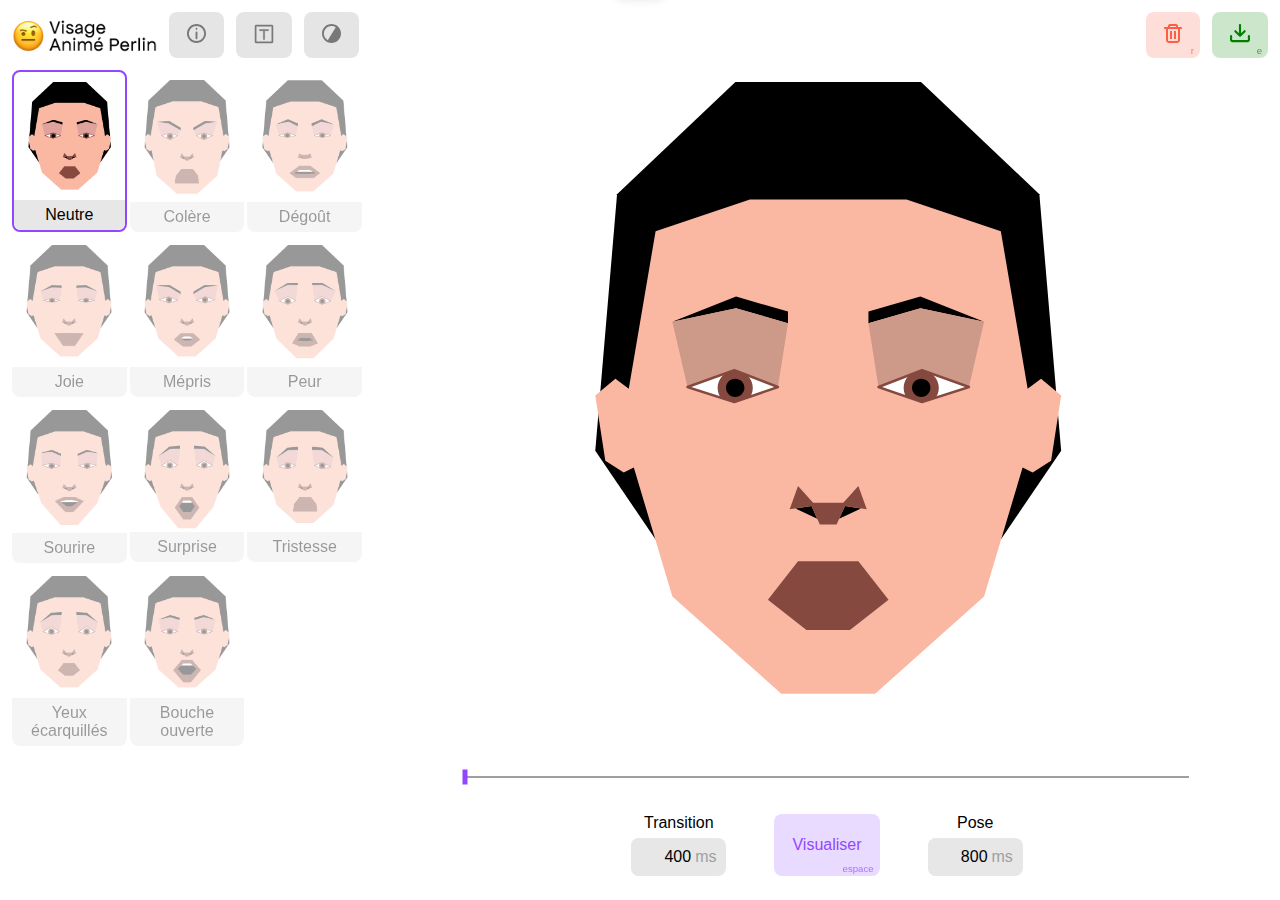
<file: index.html>
<!DOCTYPE html>
<html lang="en">

<head>
    <meta charset="UTF-8">
    <meta name="viewport" content="width=device-width, initial-scale=1.0">
    <title>Visage Animé Perlin</title>
    <!-- <link rel="icon" href="data:;base64,="> -->
    <link rel="stylesheet" href="assets/css/style.css">
    <link rel="stylesheet" href="assets/css/utility.css">
    <script src="assets/js/anime.min.js"></script>

    <link rel="apple-touch-icon" sizes="152x152" href="assets/favicon/apple-touch-icon.png">
    <link rel="icon" type="image/png" sizes="32x32" href="assets/favicon/favicon-32x32.png">
    <link rel="icon" type="image/png" sizes="16x16" href="assets/favicon/favicon-16x16.png">
    <link rel="manifest" href="assets/favicon/site.webmanifest">
    <link rel="mask-icon" href="assets/favicon/safari-pinned-tab.svg" color="#5bbad5">
    <link rel="shortcut icon" href="assets/favicon/favicon.ico">
    <meta name="msapplication-TileColor" content="#da532c">
    <meta name="msapplication-config" content="assets/favicon/browserconfig.xml">
    <meta name="theme-color" content="#ffffff">
</head>

<body>


    <span id="timer"></span>

    <button class="notifExport">...</button>

    <video id="preview" width="300" height="200" autoplay muted style="position: absolute; opacity: 0;"></video>
    <video id="recording" width="300" height="200" controls style="position: absolute; opacity: 0;"></video>


    <div class="main">
        <div class="header">
            <div>
                <div class="btnNone"><img src="assets/icons/visage-anime.png" alt=""></div>
                <button id="btnInfo" onclick="showInfoScreen()"><img src="assets/icons/info.svg" alt=""
                         style="filter: invert(47%) sepia(0%) saturate(112%) hue-rotate(282deg) brightness(100%) contrast(92%);"></button>
                <button id="btnTitles" onclick="showTitles()"><img src="assets/icons/title.svg" alt=""
                         style="filter: invert(47%) sepia(0%) saturate(112%) hue-rotate(282deg) brightness(100%) contrast(92%);"></button>
                <button id="btnBg" onclick="changeBg()"><img src="assets/icons/bg.svg" alt=""
                         style="filter: invert(47%) sepia(0%) saturate(112%) hue-rotate(282deg) brightness(100%) contrast(92%);display: inline-flex; align-items: center;">
                    <input type="color" id="colorPicker" value="#ffffff">
                </button>

            </div>

            <div>
                <button id="resetBtn" class="btnRed" onclick="showResetScreen()"><img src="assets/icons/trash.svg"
                         alt=""
                         style="filter: invert(39%) sepia(93%) saturate(535%) hue-rotate(324deg) brightness(105%) contrast(98%);">
                    <span>r</span></button>
                <button id="exportBtn" class="btnGreen" onclick="showExportScreen()"><img src="assets/icons/export.svg"
                         alt=""
                         style="filter: invert(25%) sepia(98%) saturate(6148%) hue-rotate(107deg) brightness(100%) contrast(103%);">
                    <span>e</span></button>
            </div>
        </div>

        <div class="content">
            <div class="gallery panel">

                <div class="galleryFace selectedFace" data-expresion="Neutre">
                    <img src="assets/images/neutre.png" alt="">
                    <span>Neutre</span>
                </div>

                <div class="galleryFace" data-expresion="Colere">
                    <img src="assets/images/colere.png" alt="">
                    <span>Colère</span>
                </div>

                <div class="galleryFace" data-expresion="Degout">
                    <img src="assets/images/degout.png" alt="">
                    <span>Dégoût</span>
                </div>

                <div class="galleryFace" data-expresion="Joie">
                    <img src="assets/images/joie.png" alt="">
                    <span>Joie</span>
                </div>

                <div class="galleryFace" data-expresion="Mepris">
                    <img src="assets/images/mepris.png" alt="">
                    <span>Mépris</span>
                </div>

                <div class="galleryFace" data-expresion="Peur">
                    <img src="assets/images/peur.png" alt="">
                    <span>Peur</span>
                </div>
                <div class="galleryFace" data-expresion="Sourire">
                    <img src="assets/images/sourire.png" alt="">
                    <span>Sourire</span>
                </div>

                <div class="galleryFace" data-expresion="Surprise">
                    <img src="assets/images/surprise.png" alt="">
                    <span>Surprise</span>
                </div>

                <div class="galleryFace" data-expresion="Tristesse">
                    <img src="assets/images/tristesse.png" alt="">
                    <span>Tristesse</span>
                </div>

                <div class="galleryFace" data-expresion="SourcilsMontees">
                    <img src="assets/images/sourcils-montees.png" alt="">
                    <span>Yeux écarquillés</span>
                </div>

                <div class="galleryFace" data-expresion="BoucheOuverte">
                    <img src="assets/images/bouche-ouverte.png" alt="">
                    <span>Bouche ouverte</span>
                </div>





            </div>

            <div class="preview">
                <div id="face">
                    <svg
                         height="100%"
                         viewBox="0 0 300 400"
                         fill="none"
                         xmlns="http://www.w3.org/2000/svg">
                        <path id="cheveux"
                              fill-rule="evenodd"
                              clip-rule="evenodd"
                              d="M 276.5 67 L 205.88 0 L 95.12 0 L 24.5 67 L 11.5 220 L 47.5 273 L 253.5 273 L 289.5 220 L 276.5 67 Z" />
                    </svg>
                    <svg
                         height="100%"
                         viewBox="0 0 300 400 "
                         fill="none"
                         xmlns="http://www.w3.org/2000/svg">
                        <path id="visage"
                              fill-rule="evenodd"
                              clip-rule="evenodd"
                              d="M 277.5 177 L 269.5 183 L 253.5 89 L 197.23 70.06 L 103.77 70.06 L 47.5 89 L 31.5 183 L 23.5 177 L 11.5 187 L 17.5 226 L 28.5 233 L 34.5 230 L 57.5 307 L 122.5 365 L 178.5 365 L 243.5 307 L 266.5 230 L 272.5 233 L 283.5 226 L 289.5 187 L 277.5 177 Z" />
                    </svg>

                    <svg
                         height="100%"
                         viewBox="0 0 300 400 "
                         fill="none"
                         xmlns="http://www.w3.org/2000/svg">
                        <path id="sourcils"
                              fill-rule="evenodd"
                              clip-rule="evenodd"
                              d="M 57.5 143 L 95.5 135 L 126.5 144 L 126.5 137 L 95.5 128 L 57.5 143 Z M 205.5 128 L 174.5 137 L 174.5 144 L 205.5 135 L 243.5 143 L 205.5 128 Z M 130.92 254.47 L 143.98 260.65 L 140.5 253 L 130.92 254.47 Z M 160.5 253 L 157.02 260.65 L 170.08 254.47 L 160.5 253 Z" />
                    </svg>
                    <svg
                         height="100%"
                         viewBox="0 0 300 400 "
                         fill="none"
                         xmlns="http://www.w3.org/2000/svg">
                        <path id="nez"
                              fill-rule="evenodd"
                              clip-rule="evenodd"
                              d="M 168.5 241 L 159.5 251 L 141.5 251 L 132.5 241 L 127.5 255 L 140.5 253 L 145.5 264 L 155.5 264 L 160.5 253 L 173.5 255 L 168.5 241 Z" />
                    </svg>
                    <svg
                         height="100%"
                         viewBox="0 0 300 400 "
                         fill="none"
                         xmlns="http://www.w3.org/2000/svg">
                        <path id="blanc"
                              fill-rule="evenodd"
                              clip-rule="evenodd"
                              d="M 66.5 182 L 94.5 191 L 120.5 182 L 94.5 172 L 66.5 182 Z M 206.5 172 L 180.5 182 L 206.5 191 L 234.5 182 L 206.5 172 Z" />
                    </svg>
                    <svg
                         height="100%"
                         viewBox="0 0 300 400 "
                         fill="none"
                         xmlns="http://www.w3.org/2000/svg">
                        <path id="gorge"
                              fill-rule="evenodd"
                              clip-rule="evenodd"
                              d="M 164.5 297 L 136.5 297 L 122.5 307 L 134.5 319 L 166.5 319 L 178.5 307 L 164.5 297 Z" />
                    </svg>
                    <svg
                         height="100%"
                         viewBox="0 0 300 400 "
                         fill="none"
                         xmlns="http://www.w3.org/2000/svg">
                        <path id="dents"
                              fill-rule="evenodd"
                              clip-rule="evenodd"
                              d="M 164.5 297 L 136.5 297 L 131.42 303.54 L 169.58 303.54 L 164.5 297 Z" />
                    </svg>
                    <svg
                         height="100%"
                         viewBox="0 0 300 400 "
                         fill="none"
                         xmlns="http://www.w3.org/2000/svg">
                        <path id="iris"
                              fill-rule="evenodd"
                              clip-rule="evenodd"
                              d="M 95 172 C 92.216 172 89.544 173.107 87.575 175.075 C 85.607 177.044 84.5 179.716 84.5 182.5 C 84.5 185.284 85.607 187.956 87.575 189.925 C 89.544 191.893 92.216 193 95 193 C 97.784 193 100.456 191.893 102.425 189.925 C 104.393 187.956 105.5 185.284 105.5 182.5 C 105.5 179.716 104.393 177.044 102.425 175.075 C 100.456 173.107 97.784 172 95 172 Z M 206 172 C 203.216 172 200.544 173.107 198.575 175.075 C 196.607 177.044 195.5 179.716 195.5 182.5 C 195.5 185.284 196.607 187.956 198.575 189.925 C 200.544 191.893 203.216 193 206 193 C 208.784 193 211.456 191.893 213.425 189.925 C 215.393 187.956 216.5 185.284 216.5 182.5 C 216.5 179.716 215.393 177.044 213.425 175.075 C 211.456 173.107 208.784 172 206 172 Z" />
                    </svg>
                    <svg
                         height="100%"
                         viewBox="0 0 300 400 "
                         fill="none"
                         xmlns="http://www.w3.org/2000/svg">
                        <path id="pupille"
                              fill-rule="evenodd"
                              clip-rule="evenodd"
                              d="M 95 177 C 93.542 177 92.142 177.58 91.111 178.611 C 90.08 179.642 89.5 181.042 89.5 182.5 C 89.5 183.958 90.08 185.358 91.111 186.389 C 92.142 187.42 93.542 188 95 188 C 96.458 188 97.858 187.42 98.889 186.389 C 99.92 185.358 100.5 183.958 100.5 182.5 C 100.5 181.042 99.92 179.642 98.889 178.611 C 97.858 177.58 96.458 177 95 177 Z M 206 177 C 204.542 177 203.142 177.58 202.111 178.611 C 201.08 179.642 200.5 181.042 200.5 182.5 C 200.5 183.958 201.08 185.358 202.111 186.389 C 203.142 187.42 204.542 188 206 188 C 207.458 188 208.858 187.42 209.889 186.389 C 210.92 185.358 211.5 183.958 211.5 182.5 C 211.5 181.042 210.92 179.642 209.889 178.611 C 208.858 177.58 207.458 177 206 177 Z" />
                    </svg>
                    <svg
                         height="100%"
                         viewBox="0 0 300 400 "
                         fill="none"
                         xmlns="http://www.w3.org/2000/svg">
                        <path id="cacheOeil"
                              fill-rule="evenodd"
                              clip-rule="evenodd"
                              d="M 59.01 206.66 L 129.01 206.66 L 129.01 156.66 L 59.01 156.66 L 59.01 206.66 Z M 94.5 172 L 120.5 182 L 94.5 191 L 66.5 182 L 94.5 172 Z M 171.99 156.66 L 171.99 206.66 L 241.99 206.66 L 241.99 156.66 L 171.99 156.66 Z M 206.5 191 L 180.5 182 L 206.5 172 L 234.5 182 L 206.5 191 Z" />
                    </svg>
                    <svg
                         height="100%"
                         viewBox="0 0 300 400 "
                         fill="none"
                         xmlns="http://www.w3.org/2000/svg">
                        <path id="ombreSourcil"
                              fill-rule="evenodd"
                              clip-rule="evenodd"
                              d="M 57.5 143 L 66.5 182 L 94.5 172 L 120.5 182 L 126.5 144 L 95.5 135 L 57.5 143 Z M 205.5 135 L 174.5 144 L 180.5 182 L 206.5 172 L 234.5 182 L 243.5 143 L 205.5 135 Z" />
                    </svg>
                    <svg
                         height="100%"
                         viewBox="0 0 300 400 "
                         fill="none"
                         xmlns="http://www.w3.org/2000/svg">
                        <path id="contourOeil"
                              fill-rule="evenodd"
                              clip-rule="evenodd"
                              d="M 94.5 191.75 C 94.42 191.75 94.35 191.74 94.27 191.71 L 66.27 182.71 C 65.96 182.61 65.75 182.33 65.75 182.01 C 65.75 181.69 65.95 181.4 66.25 181.29 L 94.25 171.29 C 94.42 171.23 94.6 171.23 94.77 171.29 L 120.77 181.29 C 121.06 181.4 121.26 181.69 121.25 182 C 121.24 182.31 121.04 182.59 120.75 182.7 L 94.75 191.7 C 94.67 191.73 94.59 191.74 94.5 191.74 Z M 68.83 181.96 L 94.49 190.21 L 118.31 181.96 L 94.49 172.8 L 68.83 181.96 Z M 206.5 191.75 C 206.42 191.75 206.33 191.74 206.25 191.71 L 180.25 182.71 C 179.95 182.61 179.75 182.33 179.75 182.01 C 179.75 181.69 179.94 181.41 180.23 181.3 L 206.23 171.3 C 206.4 171.24 206.58 171.23 206.75 171.3 L 234.75 181.3 C 235.05 181.41 235.25 181.7 235.25 182.02 C 235.25 182.34 235.04 182.62 234.73 182.72 L 206.73 191.72 C 206.66 191.74 206.58 191.76 206.5 191.76 Z M 182.69 181.96 L 206.51 190.21 L 232.17 181.96 L 206.51 172.8 L 182.69 181.96 Z" />
                    </svg>
                    <svg
                         height="100%"
                         viewBox="0 0 300 400 "
                         fill="none"
                         xmlns="http://www.w3.org/2000/svg">
                        <path id="levresHaut"
                              fill-rule="evenodd"
                              clip-rule="evenodd"
                              d="M 168.5 286 L 132.5 286 L 114.5 309 L 129.5 311 L 141.5 309 L 159.5 309 L 171.5 311 L 186.5 309 L 168.5 286 Z" />
                    </svg>

                    <svg
                         height="100%"
                         viewBox="0 0 300 400 "
                         fill="none"
                         xmlns="http://www.w3.org/2000/svg">
                        <path id="levresBas"
                              fill-rule="evenodd"
                              clip-rule="evenodd"
                              d="M 172.5 307 L 159.5 308 L 141.5 308 L 128.5 307 L 114.5 309 L 137.5 327 L 163.5 327 L 186.5 309 L 172.5 307 Z" />
                    </svg>

                </div>



                <div class="line">
                    <div class="dot"></div>
                </div>

                <div class="editor">

                    <div>
                        <div class="timeSelector">
                            <div><input type="number" inputmode="numeric" name="durationTransition"
                                       id="durationTransition"
                                       value="400"> ms
                            </div>
                        </div>
                        Transition
                    </div>

                    <button class="btnViolet" id="playBtn" onclick="playAnimation()">Visualiser<span
                              class="expsosant">espace</span></button>

                    <div>
                        <div class="timeSelector">
                            <div><input type="number" inputmode="numeric" name="durationPose" id="durationPose"
                                       value="800"> ms</div>
                        </div>
                        Pose
                    </div>



                </div>
            </div>


        </div>
    </div>

    <div id="exportScreen" class="floatingScreen">
        <div class="recapBlocs">
            <div>
                <span class="recapTitle">Emotion</span>
                <span id="actualExpression">Neutre</span>
            </div>
            <div>
                <span class="recapTitle">Transition</span>
                <span id="durationTransitionRecap">XXX</span>
            </div>
            <div>
                <span class="recapTitle">Pose</span>
                <span id="durationPoseRecap">XXX</span>
            </div>
            <div>
                <span class="recapTitle">Durée totale</span>
                <span id="durationAllRecap">XXX</span>
            </div>
        </div>
        <div>
            <button class="btnViolet" id="escapeBtnExport" onclick="hideScreen()">
                Fermer <span>esc</span></button>
            <button id="startButton" class="btnGreen">Exporter <span>↵</span></button>
        </div>

        <a id="downloadButton" class="button" style="display: none;">
            Download
        </a>

    </div>

    <div id="resetScreen" class="floatingScreen">
        Êtes-vous sûr de vouloir recommencer?
        <div>
            <button class="btnViolet" id="escapeBtnReset" onclick="hideScreen()">
                Non <span>esc</span></button>
            <a href="" id="btnReload"><button class="btnRed">
                    Oui <span>↵</span></button></a>
        </div>
    </div>

    <div id="infoScreen" class="floatingScreen">
        <img src="assets/icons/visage-anime.png" alt="" style="height: 40px;">

        <div>
            <p>Ce projet...</p>
            <div>
                <span>Doctorant</span>
                <b>Nolwen Berton</b>
            </div>

            <div>
                <span>Tuteur</span>
                <b>Luc Vandromme</b>
            </div>

            <div>
                <span>Dévélopement de l'outil web</span>
                <span><b>
                        <a href="https://pablo.energy">
                            Pablo Moreno</a></b>, reprennant le visage de <a href="http://kenperlin.com/face/">Ken
                        Perlin</a></span>
            </div>

        </div>

        <button class="btnViolet" id="infoBtnReset" onclick="hideScreen()">
            Fermer</button>

        <div style="    font-size: 80%; text-align: center;">

            <span style="line-height: 1.4;">Utilisez les navigateurs Chromium ou Chrome pour
                bénéficier de l'exportation
                en .mp4<br>Téléchargements à disposition: <a href="downloads/faces-final.zip">Ficher Illustrator</a>
                et <a href="downloads/visages-png.zip">Visages en png</a><br><a href="versions/index.html">Liste des
                    versions</a> · <a
                   href="https://github.com/saposabio23/face-tool">Source sur Github</a></span>

        </div>

    </div>

    <div class="no-phone">
        <img src="assets/icons/visage-anime.png" alt="" style="height: 40px;">
        Disponible sur ordinateur
    </div>


    <script src="assets/js/expressions.js"></script>
    <script src="assets/js/script.js"></script>
    <script src="assets/js/video.js"></script>

</body>

</html>
</file>
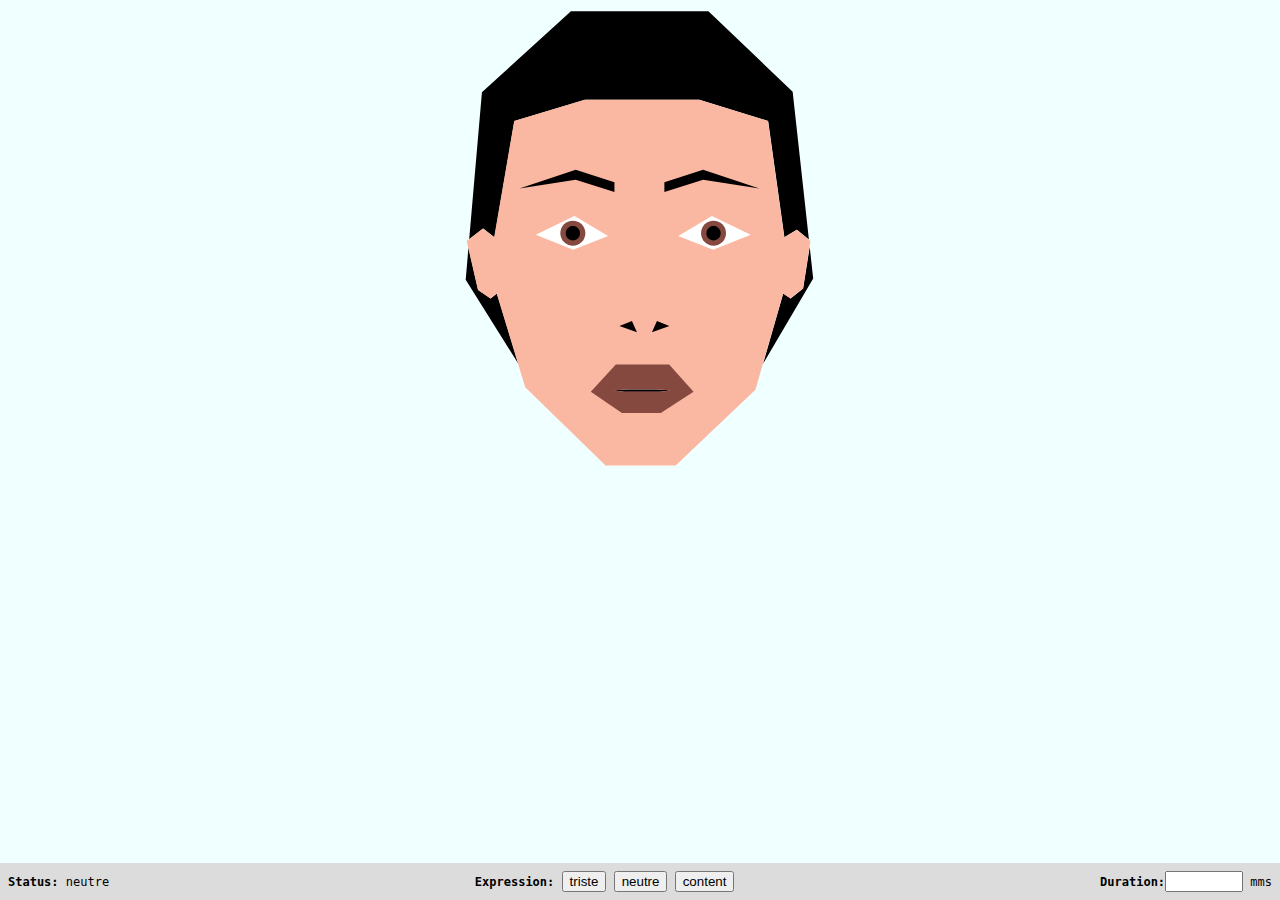
<file: v1/index.html>
<!DOCTYPE html>
<html lang="en">

<head>
    <meta charset="UTF-8">
    <meta name="viewport" content="width=device-width, initial-scale=1.0">
    <title>Visage Animé Perlin V1</title>
    <link rel="apple-touch-icon" sizes="152x152" href="../assets/favicon/apple-touch-icon.png">
    <link rel="icon" type="image/png" sizes="32x32" href="../assets/favicon/favicon-32x32.png">
    <link rel="icon" type="image/png" sizes="16x16" href="../assets/favicon/favicon-16x16.png">
    <link rel="manifest" href="../assets/favicon/site.webmanifest">
    <link rel="mask-icon" href="../assets/favicon/safari-pinned-tab.svg" color="#5bbad5">
    <link rel="shortcut icon" href="../assets/favicon/favicon.ico">
    <meta name="msapplication-TileColor" content="#da532c">
    <meta name="msapplication-config" content="assets/favicon/browserconfig.xml">
    <meta name="theme-color" content="#ffffff">
    <link rel="stylesheet" href="style.css">
    <script src="anime.min.js"></script>
</head>

<body>


    <div class="info">
        <div>
            <b>Status:</b> <span id="actualExpression"></span>
        </div>



        <div class="controller">
            <b>Expression:</b>
            <button id="btnTriste">triste</button>
            <button id="btnNeutre">neutre</button>
            <button id="btnContent">content</button>
        </div>

        <div><b>Duration:</b><input type="number" name="duration" id="duration"> mms</div>

    </div>

    <div id="face">

        <svg class="cheveux"
             width="500"
             height="500"
             viewBox="0 0 300 400 "
             fill="none"
             xmlns="http://www.w3.org/2000/svg">
            <path id="cheveux"
                  fill-rule="evenodd"
                  clip-rule="evenodd"
                  d="M 24.55 176.35 L 33.55 183.35 L 49.55 90.35 L 106.02 73.35 L 197.55 73.35 L 252.55 90.35 L 265.55 183.35 L 275.55 177.35 L 285.12 185.19 L 272.13 66.94 L 204.74 2.69 L 94.76 2.69 L 23.55 67.35 L 13.36 184.96 L 24.55 176.35 Z M 35.55 228.35 L 30.55 232.35 L 20.55 225.59 L 12.77 191.69 L 10.55 217.35 L 52.67 284.66 L 35.55 228.35 Z M 285.78 191.2 L 280.55 224.35 L 270.55 232.35 L 264.62 228.35 L 248.48 284.66 L 288.55 216.35 L 285.78 191.2 Z" />
        </svg>

        <svg class="visage"
             width="500"
             height="500"
             viewBox="0 0 300 400 "
             fill="none"
             xmlns="http://www.w3.org/2000/svg">
            <path
                  id="visage"
                  fill-rule="evenodd"
                  clip-rule="evenodd"
                  d="M 35.34 228.35 L 58.15 303.35 L 122.5 366 L 178.5 366 L 242.34 305.35 L 264.42 228.35 L 270.34 232.35 L 280.34 224.35 L 286.34 186.35 L 275.34 177.35 L 265.34 183.35 L 252.34 90.35 L 197.34 73.35 L 105.81 73.35 L 49.34 90.35 L 33.34 183.35 L 24.34 176.35 L 11.34 186.35 L 20.34 225.59 L 30.34 232.35 L 35.34 228.35 Z" />
        </svg>

        <svg class="nez"
             width="500"
             height="500"
             viewBox="0 0 300 400 "
             fill="none"
             xmlns="http://www.w3.org/2000/svg">
            <path id="nez"
                  fill-rule="evenodd"
                  clip-rule="evenodd"
                  d="M 133.55 254.35 L 143.55 250.35 L 147.55 259.35 L 133.55 254.35 Z M 173.55 254.35 L 163.55 250.35 L 159.55 259.35 L 173.55 254.35 Z" />
        </svg>

        <svg class="sourcils"
             width="500"
             height="500"
             viewBox="0 0 300 400 "
             fill="none"
             xmlns="http://www.w3.org/2000/svg">
            <path id="sourcilGauche"
                  fill-rule="evenodd"
                  clip-rule="evenodd"
                  d="M 53.55 144.35 L 98.55 129.35 L 129.55 139.35 L 129.55 147.12 L 98.55 137.35 L 53.55 144.35 Z" />
        </svg>



        <svg class="sourcils"
             width="500"
             height="500"
             viewBox="0 0 300 400 "
             fill="none"
             xmlns="http://www.w3.org/2000/svg">
            <path id="sourcilDroit"
                  fill-rule="evenodd"
                  clip-rule="evenodd"
                  d="M 245.5 144.35 L 200.5 129.35 L 169.5 139.35 L 169.5 147.12 L 200.5 137.35 L 245.5 144.35 Z" />
        </svg>

        <svg class="palais"
             width="500"
             height="500"
             viewBox="0 0 300 400 "
             fill="none"
             xmlns="http://www.w3.org/2000/svg">
            <path id="palais"
                  fill-rule="evenodd"
                  clip-rule="evenodd"
                  d="M 128.5 306 L 140.5 305 L 163.5 305 L 174.5 306 L 165.5 307 L 137.5 307 L 128.5 306 Z" />
        </svg>


        <svg class="dents"
             width="500"
             height="500"
             viewBox="0 0 300 400 "
             fill="none"
             xmlns="http://www.w3.org/2000/svg">
            <path id="dents"
                  fill-rule="evenodd"
                  clip-rule="evenodd"
                  d="M 138.28 294.25 L 161.84 294.25 L 182.84 300 L 178.36 305.08 L 121.2 305.08 L 119.5 299 L 138.28 294.25 Z" />
        </svg>

        <svg class="levres"
             width="500"
             height="500"
             viewBox="0 0 300 400 "
             fill="none"
             xmlns="http://www.w3.org/2000/svg">
            <path id="levres"
                  fill-rule="evenodd"
                  clip-rule="evenodd"
                  d="M 173.31 285.25 L 130.64 285.25 L 110.64 307 L 135.54 324 L 166.64 324 L 192.83 307 Z M 166.14 307 L 136.64 307 L 128.64 306 L 140.5 305 L 163.5 305 L 174.64 306 Z" />
        </svg>




        <div class="oeil-gauche">

            <svg id="oeilGauche" class="oeil"
                 width="500"
                 height="500"
                 viewBox="0 0 300 400 "
                 fill="none"
                 xmlns="http://www.w3.org/2000/svg">
                <path
                      fill-rule="evenodd"
                      clip-rule="evenodd"
                      d="M 124.55 182.35 L 97.55 166.35 L 66.55 181.35 L 96.55 193.35 L 124.55 182.35 Z" />
            </svg>

            <svg id="irisGauche" class="iris"
                 width="500"
                 height="500"
                 viewBox="0 0 300 400 "
                 fill="none"
                 xmlns="http://www.w3.org/2000/svg">
                <path
                      fill-rule="evenodd"
                      clip-rule="evenodd"
                      d="M 96.28 170.17 C 93.629 170.17 91.084 171.224 89.209 173.099 C 87.334 174.974 86.28 177.519 86.28 180.17 C 86.28 182.821 87.334 185.366 89.209 187.241 C 91.084 189.116 93.629 190.17 96.28 190.17 C 98.931 190.17 101.476 189.116 103.351 187.241 C 105.226 185.366 106.28 182.821 106.28 180.17 C 106.28 177.519 105.226 174.974 103.351 173.099 C 101.476 171.224 98.931 170.17 96.28 170.17 Z" />
            </svg>

            <svg id="pupilleGauche" class="pupille"
                 width="500"
                 height="500"
                 viewBox="0 0 300 400 "
                 fill="none"
                 xmlns="http://www.w3.org/2000/svg">
                <path
                      fill-rule="evenodd"
                      clip-rule="evenodd"
                      d="M 96.28 174.44 C 95.068 174.436 93.885 174.817 92.903 175.528 C 91.92 176.239 91.189 177.243 90.813 178.396 C 90.438 179.549 90.438 180.791 90.813 181.944 C 91.189 183.097 91.92 184.101 92.903 184.812 C 93.885 185.523 95.068 185.904 96.28 185.9 C 97.492 185.904 98.675 185.523 99.657 184.812 C 100.64 184.101 101.371 183.097 101.747 181.944 C 102.122 180.791 102.122 179.549 101.747 178.396 C 101.371 177.243 100.64 176.239 99.657 175.528 C 98.675 174.817 97.492 174.436 96.28 174.44 Z" />
            </svg>
        </div>

        <div class="oeil-droit">

            <svg id="oeilDroit" class="oeil"
                 width="500"
                 height="500"
                 viewBox="0 0 300 400 "
                 fill="none"
                 xmlns="http://www.w3.org/2000/svg">
                <path
                      fill-rule="evenodd"
                      clip-rule="evenodd"
                      d="M 180.55 182.35 L 207.55 166.35 L 238.55 181.35 L 208.55 193.35 L 180.55 182.35 Z" />
            </svg>

            <svg id="irisDroit" class="iris"
                 width="500"
                 height="500"
                 viewBox="0 0 300 400 "
                 fill="none"
                 xmlns="http://www.w3.org/2000/svg">
                <path
                      fill-rule="evenodd"
                      clip-rule="evenodd"
                      d="M 208.82 170.17 C 206.169 170.17 203.624 171.224 201.749 173.099 C 199.874 174.974 198.82 177.519 198.82 180.17 C 198.82 182.821 199.874 185.366 201.749 187.241 C 203.624 189.116 206.169 190.17 208.82 190.17 C 211.471 190.17 214.016 189.116 215.891 187.241 C 217.766 185.366 218.82 182.821 218.82 180.17 C 218.82 177.519 217.766 174.974 215.891 173.099 C 214.016 171.224 211.471 170.17 208.82 170.17 Z" />
            </svg>

            <svg id="pupilleDroit" class="pupille"
                 width="500"
                 height="500"
                 viewBox="0 0 300 400 "
                 fill="none"
                 xmlns="http://www.w3.org/2000/svg">
                <path
                      fill-rule="evenodd"
                      clip-rule="evenodd"
                      d="M 208.82 174.44 C 207.608 174.436 206.425 174.817 205.443 175.528 C 204.46 176.239 203.729 177.243 203.353 178.396 C 202.978 179.549 202.978 180.791 203.353 181.944 C 203.729 183.097 204.46 184.101 205.443 184.812 C 206.425 185.523 207.608 185.904 208.82 185.9 C 210.032 185.904 211.215 185.523 212.197 184.812 C 213.18 184.101 213.911 183.097 214.287 181.944 C 214.662 180.791 214.662 179.549 214.287 178.396 C 213.911 177.243 213.18 176.239 212.197 175.528 C 211.215 174.817 210.032 174.436 208.82 174.44 Z" />
            </svg>
        </div>


    </div>

    <script src="expressions.js"></script>
    <script src="script.js"></script>

</body>

</html>
</file>
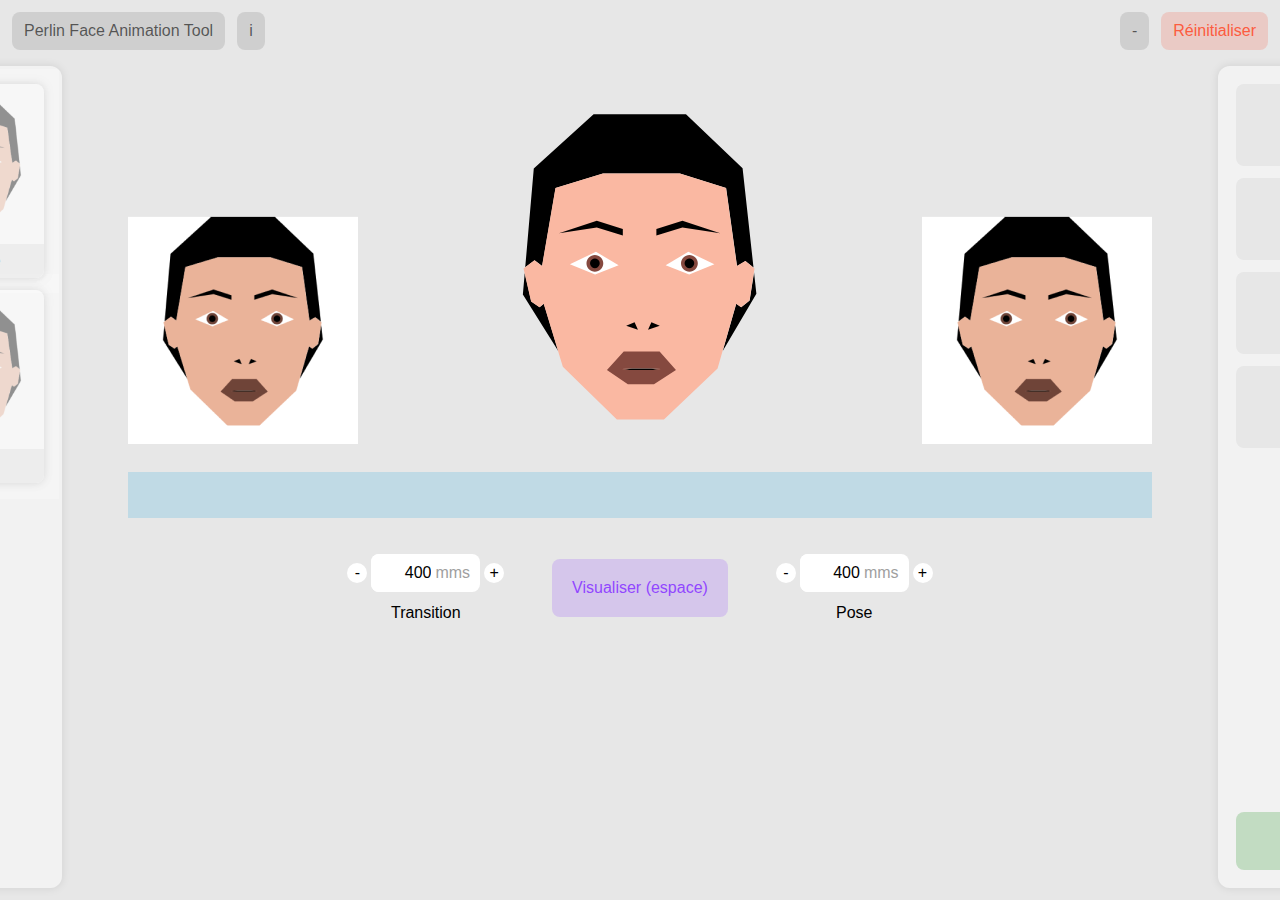
<file: v2/index.html>
<!DOCTYPE html>
<html lang="en">

<head>
    <meta charset="UTF-8">
    <meta name="viewport" content="width=device-width, initial-scale=1.0">
    <title>Visage Animé Perlin V2</title>
    <link rel="apple-touch-icon" sizes="152x152" href="../assets/favicon/apple-touch-icon.png">
    <link rel="icon" type="image/png" sizes="32x32" href="../assets/favicon/favicon-32x32.png">
    <link rel="icon" type="image/png" sizes="16x16" href="../assets/favicon/favicon-16x16.png">
    <link rel="manifest" href="../assets/favicon/site.webmanifest">
    <link rel="mask-icon" href="../assets/favicon/safari-pinned-tab.svg" color="#5bbad5">
    <link rel="shortcut icon" href="../assets/favicon/favicon.ico">
    <meta name="msapplication-TileColor" content="#da532c">
    <meta name="msapplication-config" content="assets/favicon/browserconfig.xml">
    <meta name="theme-color" content="#ffffff">
    <link rel="stylesheet" href="assets/css/style.css">
    <link rel="stylesheet" href="assets/css/utility.css">
    <script src="assets/js/anime.min.js"></script>
</head>

<body>

    <div class="main">
        <div class="header">
            <div>
                <button class="btnNone">Perlin Face Animation Tool</button>
                <button id="btnInfo">i</button>
            </div>

            <div>
                <button id="actualExpressionTop">-</button>
                <!-- <button id="modeVue">Compact</button> -->
                <button id="reset" class="btnRed">
                    <a href="">Réinitialiser</a></button>
            </div>
        </div>

        <div>
            <div class="gallery panel">
                <div class="galleryFace" data-expresion="joie">
                    <img src="assets/images/face-still.png" alt="">
                    <span>Joie</span>
                </div>
                <div class="galleryFace" data-expresion="tristesse">
                    <img src="assets/images/face-still.png" alt="">
                    <span>Tristesse</span>
                </div>
                <div class="galleryFace" data-expresion="joiedents">
                    <img src="assets/images/face-still.png" alt="">
                    <span>Joie + dents</span>
                </div>
                <div class="galleryFace" data-expresion="surprise">
                    <img src="assets/images/face-still.png" alt="">
                    <span>Surprise</span>
                </div>
                <div class="galleryFace" data-expresion="peur">
                    <img src="assets/images/face-still.png" alt="">
                    <span>Peur</span>
                </div>
            </div>

            <div class="preview">

                <div class="faces">
                    <div>
                        <img src="assets/images/face-still.png" alt="">
                    </div>

                    <div id="face">

                        <svg class="cheveux"
                             height="100%"
                             viewBox="0 0 300 400"
                             fill="none"
                             xmlns="http://www.w3.org/2000/svg">
                            <path id="cheveux"
                                  fill-rule="evenodd"
                                  clip-rule="evenodd"
                                  d="M 24.55 176.35 L 33.55 183.35 L 49.55 90.35 L 106.02 73.35 L 197.55 73.35 L 252.55 90.35 L 265.55 183.35 L 275.55 177.35 L 285.12 185.19 L 272.13 66.94 L 204.74 2.69 L 94.76 2.69 L 23.55 67.35 L 13.36 184.96 L 24.55 176.35 Z M 35.55 228.35 L 30.55 232.35 L 20.55 225.59 L 12.77 191.69 L 10.55 217.35 L 52.67 284.66 L 35.55 228.35 Z M 285.78 191.2 L 280.55 224.35 L 270.55 232.35 L 264.62 228.35 L 248.48 284.66 L 288.55 216.35 L 285.78 191.2 Z" />
                        </svg>

                        <svg class="visage"
                             height="100%"

                             viewBox="0 0 300 400 "
                             fill="none"
                             xmlns="http://www.w3.org/2000/svg">
                            <path
                                  id="visage"
                                  fill-rule="evenodd"
                                  clip-rule="evenodd"
                                  d="M 35.34 228.35 L 58.15 303.35 L 122.5 366 L 178.5 366 L 242.34 305.35 L 264.42 228.35 L 270.34 232.35 L 280.34 224.35 L 286.34 186.35 L 275.34 177.35 L 265.34 183.35 L 252.34 90.35 L 197.34 73.35 L 105.81 73.35 L 49.34 90.35 L 33.34 183.35 L 24.34 176.35 L 11.34 186.35 L 20.34 225.59 L 30.34 232.35 L 35.34 228.35 Z" />
                        </svg>

                        <svg class="nez"
                             height="100%"

                             viewBox="0 0 300 400 "
                             fill="none"
                             xmlns="http://www.w3.org/2000/svg">
                            <path id="nez"
                                  fill-rule="evenodd"
                                  clip-rule="evenodd"
                                  d="M 133.55 254.35 L 143.55 250.35 L 147.55 259.35 L 133.55 254.35 Z M 173.55 254.35 L 163.55 250.35 L 159.55 259.35 L 173.55 254.35 Z" />
                        </svg>

                        <svg class="sourcils"
                             height="100%"

                             viewBox="0 0 300 400 "
                             fill="none"
                             xmlns="http://www.w3.org/2000/svg">
                            <path id="sourcilGauche"
                                  fill-rule="evenodd"
                                  clip-rule="evenodd"
                                  d="M 53.55 144.35 L 98.55 129.35 L 129.55 139.35 L 129.55 147.12 L 98.55 137.35 L 53.55 144.35 Z" />
                        </svg>



                        <svg class="sourcils"
                             height="100%"

                             viewBox="0 0 300 400 "
                             fill="none"
                             xmlns="http://www.w3.org/2000/svg">
                            <path id="sourcilDroit"
                                  fill-rule="evenodd"
                                  clip-rule="evenodd"
                                  d="M 245.5 144.35 L 200.5 129.35 L 169.5 139.35 L 169.5 147.12 L 200.5 137.35 L 245.5 144.35 Z" />
                        </svg>

                        <svg class="palais"
                             height="100%"

                             viewBox="0 0 300 400 "
                             fill="none"
                             xmlns="http://www.w3.org/2000/svg">
                            <path id="palais"
                                  fill-rule="evenodd"
                                  clip-rule="evenodd"
                                  d="M 128.5 306 L 140.5 305 L 163.5 305 L 174.5 306 L 165.5 307 L 137.5 307 L 128.5 306 Z" />
                        </svg>


                        <svg class="dents"
                             height="100%"

                             viewBox="0 0 300 400 "
                             fill="none"
                             xmlns="http://www.w3.org/2000/svg">
                            <path id="dents"
                                  fill-rule="evenodd"
                                  clip-rule="evenodd"
                                  d="M 138.28 294.25 L 161.84 294.25 L 182.84 300 L 178.36 305.08 L 121.2 305.08 L 119.5 299 L 138.28 294.25 Z" />
                        </svg>

                        <svg class="levres"
                             height="100%"

                             viewBox="0 0 300 400 "
                             fill="none"
                             xmlns="http://www.w3.org/2000/svg">
                            <path id="levres"
                                  fill-rule="evenodd"
                                  clip-rule="evenodd"
                                  d="M 173.31 285.25 L 130.64 285.25 L 110.64 307 L 135.54 324 L 166.64 324 L 192.83 307 Z M 166.14 307 L 136.64 307 L 128.64 306 L 140.5 305 L 163.5 305 L 174.64 306 Z" />
                        </svg>


                        <svg id="oeilGauche" class="oeil"
                             height="100%"

                             viewBox="0 0 300 400 "
                             fill="none"
                             xmlns="http://www.w3.org/2000/svg">
                            <path
                                  fill-rule="evenodd"
                                  clip-rule="evenodd"
                                  d="M 124.55 182.35 L 97.55 166.35 L 66.55 181.35 L 96.55 193.35 L 124.55 182.35 Z" />
                        </svg>

                        <svg id="irisGauche" class="iris"
                             height="100%"

                             viewBox="0 0 300 400 "
                             fill="none"
                             xmlns="http://www.w3.org/2000/svg">
                            <path
                                  fill-rule="evenodd"
                                  clip-rule="evenodd"
                                  d="M 96.28 170.17 C 93.629 170.17 91.084 171.224 89.209 173.099 C 87.334 174.974 86.28 177.519 86.28 180.17 C 86.28 182.821 87.334 185.366 89.209 187.241 C 91.084 189.116 93.629 190.17 96.28 190.17 C 98.931 190.17 101.476 189.116 103.351 187.241 C 105.226 185.366 106.28 182.821 106.28 180.17 C 106.28 177.519 105.226 174.974 103.351 173.099 C 101.476 171.224 98.931 170.17 96.28 170.17 Z" />
                        </svg>

                        <svg id="pupilleGauche" class="pupille"
                             height="100%"

                             viewBox="0 0 300 400 "
                             fill="none"
                             xmlns="http://www.w3.org/2000/svg">
                            <path
                                  fill-rule="evenodd"
                                  clip-rule="evenodd"
                                  d="M 96.28 174.44 C 95.068 174.436 93.885 174.817 92.903 175.528 C 91.92 176.239 91.189 177.243 90.813 178.396 C 90.438 179.549 90.438 180.791 90.813 181.944 C 91.189 183.097 91.92 184.101 92.903 184.812 C 93.885 185.523 95.068 185.904 96.28 185.9 C 97.492 185.904 98.675 185.523 99.657 184.812 C 100.64 184.101 101.371 183.097 101.747 181.944 C 102.122 180.791 102.122 179.549 101.747 178.396 C 101.371 177.243 100.64 176.239 99.657 175.528 C 98.675 174.817 97.492 174.436 96.28 174.44 Z" />
                        </svg>


                        <svg id="oeilDroit" class="oeil"
                             height="100%"

                             viewBox="0 0 300 400 "
                             fill="none"
                             xmlns="http://www.w3.org/2000/svg">
                            <path
                                  fill-rule="evenodd"
                                  clip-rule="evenodd"
                                  d="M 180.55 182.35 L 207.55 166.35 L 238.55 181.35 L 208.55 193.35 L 180.55 182.35 Z" />
                        </svg>

                        <svg id="irisDroit" class="iris"
                             height="100%"

                             viewBox="0 0 300 400 "
                             fill="none"
                             xmlns="http://www.w3.org/2000/svg">
                            <path
                                  fill-rule="evenodd"
                                  clip-rule="evenodd"
                                  d="M 208.82 170.17 C 206.169 170.17 203.624 171.224 201.749 173.099 C 199.874 174.974 198.82 177.519 198.82 180.17 C 198.82 182.821 199.874 185.366 201.749 187.241 C 203.624 189.116 206.169 190.17 208.82 190.17 C 211.471 190.17 214.016 189.116 215.891 187.241 C 217.766 185.366 218.82 182.821 218.82 180.17 C 218.82 177.519 217.766 174.974 215.891 173.099 C 214.016 171.224 211.471 170.17 208.82 170.17 Z" />
                        </svg>

                        <svg id="pupilleDroit" class="pupille"
                             height="100%"

                             viewBox="0 0 300 400 "
                             fill="none"
                             xmlns="http://www.w3.org/2000/svg">
                            <path
                                  fill-rule="evenodd"
                                  clip-rule="evenodd"
                                  d="M 208.82 174.44 C 207.608 174.436 206.425 174.817 205.443 175.528 C 204.46 176.239 203.729 177.243 203.353 178.396 C 202.978 179.549 202.978 180.791 203.353 181.944 C 203.729 183.097 204.46 184.101 205.443 184.812 C 206.425 185.523 207.608 185.904 208.82 185.9 C 210.032 185.904 211.215 185.523 212.197 184.812 C 213.18 184.101 213.911 183.097 214.287 181.944 C 214.662 180.791 214.662 179.549 214.287 178.396 C 213.911 177.243 213.18 176.239 212.197 175.528 C 211.215 174.817 210.032 174.436 208.82 174.44 Z" />
                        </svg>



                    </div>

                    <div>
                        <img src="assets/images/face-still.png" alt="">
                    </div>
                </div>

                <div class="line"></div>

                <div class="editor">

                    <div>
                        <div class="timeSelector">
                            <span>-</span>
                            <div><input type="number" name="durationTransition" id="durationTransition" value="400"> mms
                            </div>
                            <span>+</span>
                        </div>
                        Transition
                    </div>

                    <button class="btnViolet btnBig" id="playBtn">Visualiser <span
                              class="expsosant">(espace)</span></button>

                    <div>
                        <div class="timeSelector">
                            <span>-</span>
                            <div><input type="number" name="durationPose" id="durationPose" value="400"> mms</div>
                            <span>+</span>
                        </div>
                        Pose
                    </div>



                </div>
            </div>

            <div class="recap panel">
                <div class="recapBlocs">
                    <div>
                        <span class="recapTitle">Emotion</span>
                        <span id="actualExpression">-</span>
                    </div>
                    <div>
                        <span class="recapTitle">Transition</span>
                        <span id="durationTransitionRecap">XXX</span>
                    </div>
                    <div>
                        <span class="recapTitle">Pose</span>
                        <span id="durationPoseRecap">XXX</span>
                    </div>
                    <div>
                        <span class="recapTitle">Durée totale</span>
                        <span id="durationAllRecap">XXX</span>
                    </div>
                </div>

                <button class="btnGreen btnBig">Exporter</button>
            </div>
        </div>
    </div>



    <script src="assets/js/expressions.js"></script>
    <script src="assets/js/script.js"></script>

</body>

</html>
</file>
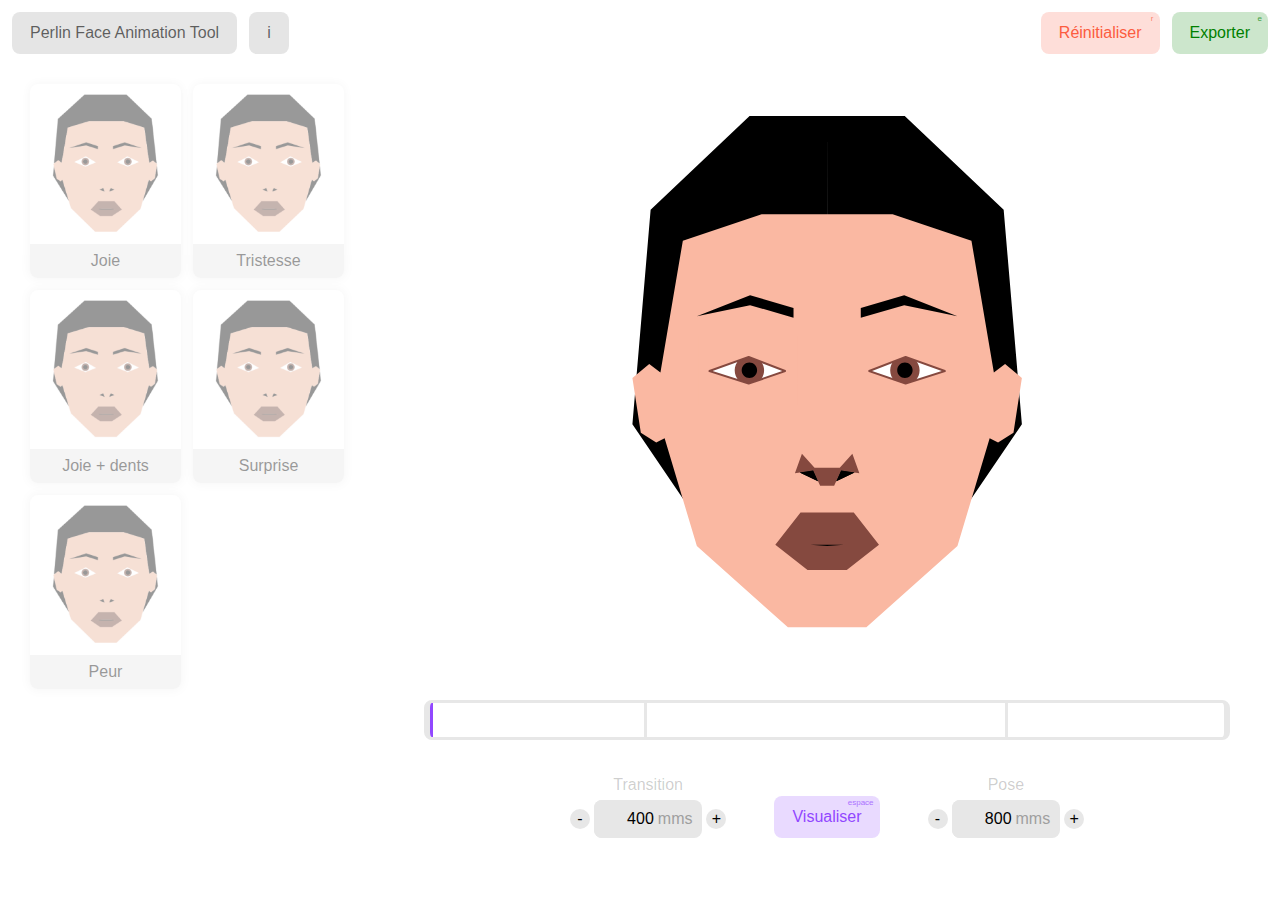
<file: v3/index.html>
<!DOCTYPE html>
<html lang="en">

<head>
    <meta charset="UTF-8">
    <meta name="viewport" content="width=device-width, initial-scale=1.0">
    <title>Visage Animé Perlin V3</title>
    <link rel="apple-touch-icon" sizes="152x152" href="../assets/favicon/apple-touch-icon.png">
    <link rel="icon" type="image/png" sizes="32x32" href="../assets/favicon/favicon-32x32.png">
    <link rel="icon" type="image/png" sizes="16x16" href="../assets/favicon/favicon-16x16.png">
    <link rel="manifest" href="../assets/favicon/site.webmanifest">
    <link rel="mask-icon" href="../assets/favicon/safari-pinned-tab.svg" color="#5bbad5">
    <link rel="shortcut icon" href="../assets/favicon/favicon.ico">
    <meta name="msapplication-TileColor" content="#da532c">
    <meta name="msapplication-config" content="assets/favicon/browserconfig.xml">
    <meta name="theme-color" content="#ffffff">
    <link rel="stylesheet" href="assets/css/style.css">
    <link rel="stylesheet" href="assets/css/utility.css">
    <script src="assets/js/anime.min.js"></script>
</head>

<body>

    <div class="main">
        <div class="header">
            <div>
                <button class="btnNone">Perlin Face Animation Tool</button>
                <button id="btnInfo" onclick="showInfoScreen()">i</button>
            </div>

            <div>
                <button id="resetBtn" class="btnRed" onclick="showResetScreen()">Réinitialiser <span>r</span></button>
                <button id="exportBtn" class="btnGreen" onclick="showExportScreen()">Exporter <span>e</span></button>
            </div>
        </div>

        <div class="content">
            <div class="gallery panel">
                <div class="galleryFace" data-expresion="joie">
                    <img src="assets/images/face-still.png" alt="">
                    <span>Joie</span>
                </div>
                <div class="galleryFace" data-expresion="tristesse">
                    <img src="assets/images/face-still.png" alt="">
                    <span>Tristesse</span>
                </div>
                <div class="galleryFace" data-expresion="joiedents">
                    <img src="assets/images/face-still.png" alt="">
                    <span>Joie + dents</span>
                </div>
                <div class="galleryFace" data-expresion="surprise">
                    <img src="assets/images/face-still.png" alt="">
                    <span>Surprise</span>
                </div>
                <div class="galleryFace" data-expresion="peur">
                    <img src="assets/images/face-still.png" alt="">
                    <span>Peur</span>
                </div>
            </div>

            <div class="preview">



                <div id="face">

                    <svg
                         height="100%"
                         viewBox="0 0 300 400"
                         fill="none"
                         xmlns="http://www.w3.org/2000/svg">
                        <path id="cheveux"
                              fill-rule="evenodd"
                              clip-rule="evenodd"
                              d="M 24 67 L 11 220 L 47 273 L 149.89 273 L 150 0 L 94.62 0 L 24 67 Z M 276 67 L 205.38 0 L 150 0 L 150.11 273 L 253 273 L 289 220 L 276 67 Z" />
                    </svg>

                    <svg
                         height="100%"

                         viewBox="0 0 300 400 "
                         fill="none"
                         xmlns="http://www.w3.org/2000/svg">
                        <path id="visage"
                              fill-rule="evenodd"
                              clip-rule="evenodd"
                              d="M 277 177 L 269 183 L 253 89 L 196.73 70.06 L 103.27 70.06 L 47 89 L 31 183 L 23 177 L 11 187 L 17 226 L 28 233 L 34 230 L 57 307 L 122 365 L 178 365 L 243 307 L 266 230 L 272 233 L 283 226 L 289 187 L 277 177 Z" />
                    </svg>

                    <svg
                         height="100%"

                         viewBox="0 0 300 400 "
                         fill="none"
                         xmlns="http://www.w3.org/2000/svg">
                        <path id="nez"
                              fill-rule="evenodd"
                              clip-rule="evenodd"
                              d="M 168 241 L 159 251 L 141 251 L 132 241 L 127 255 L 140 253 L 145 264 L 155 264 L 160 253 L 173 255 L 168 241 Z" />
                    </svg>

                    <svg
                         height="100%"

                         viewBox="0 0 300 400 "
                         fill="none"
                         xmlns="http://www.w3.org/2000/svg">
                        <path id="trousnez"
                              fill-rule="evenodd"
                              clip-rule="evenodd"
                              d="M 130.42 254.47 L 143.48 260.65 L 140 253 L 130.42 254.47 Z M 160 253 L 156.52 260.65 L 169.58 254.47 L 160 253 Z" />
                    </svg>

                    <svg
                         height="100%"

                         viewBox="0 0 300 400 "
                         fill="none"
                         xmlns="http://www.w3.org/2000/svg">
                        <path id="sourcils"
                              fill-rule="evenodd"
                              clip-rule="evenodd"
                              d="M 57 143 L 95 135 L 126 144 L 126 137 L 95 128 L 57 143 Z M 205 128 L 174 137 L 174 144 L 205 135 L 243 143 L 205 128 Z M 130.42 254.47 L 143.48 260.65 L 140 253 L 130.42 254.47 Z M 160 253 L 156.52 260.65 L 169.58 254.47 L 160 253 Z" />
                    </svg>

                    <svg
                         height="100%"

                         viewBox="0 0 300 400 "
                         fill="none"
                         xmlns="http://www.w3.org/2000/svg">
                        <path id="palais"
                              fill-rule="evenodd"
                              clip-rule="evenodd"
                              d="M 131 300 L 169 300 L 169 313 L 131 313 Z" />
                    </svg>


                    <!-- <svg 
                         height="100%"

                         viewBox="0 0 300 400 "
                         fill="none"
                         xmlns="http://www.w3.org/2000/svg">
                        <path id="dents"
                              fill-rule="evenodd"
                              clip-rule="evenodd"
                              d="M 138.28 294.25 L 161.84 294.25 L 182.84 300 L 178.36 305.08 L 121.2 305.08 L 119.5 299 L 138.28 294.25 Z" />
                    </svg> -->

                    <svg
                         height="100%"

                         viewBox="0 0 300 400 "
                         fill="none"
                         xmlns="http://www.w3.org/2000/svg">
                        <path id="levres"
                              fill-rule="evenodd"
                              clip-rule="evenodd"
                              d="M 169 283 L 131 283 L 113 306 L 136 324 L 164 324 L 187 306 Z M 150 307 L 138 306 L 162 306 Z" />
                    </svg>

                    <svg
                         height="100%"

                         viewBox="0 0 300 400 "
                         fill="none"
                         xmlns="http://www.w3.org/2000/svg">
                        <path id="fondOeil"
                              fill-rule="evenodd"
                              clip-rule="evenodd"
                              d="M 66 182 L 94 191 L 120 182 L 94 172 L 66 182 Z M 206 172 L 180 182 L 206 191 L 234 182 L 206 172 Z" />
                    </svg>


                    <svg
                         height="100%"
                         viewBox="0 0 300 400 "
                         fill="none"
                         xmlns="http://www.w3.org/2000/svg">
                        <path id="iris"
                              fill-rule="evenodd"
                              clip-rule="evenodd"
                              d="M 94.5 171 C 91.716 171 89.044 172.107 87.075 174.075 C 85.107 176.044 84 178.716 84 181.5 C 84 184.284 85.107 186.956 87.075 188.925 C 89.044 190.893 91.716 192 94.5 192 C 97.284 192 99.956 190.893 101.925 188.925 C 103.893 186.956 105 184.284 105 181.5 C 105 178.716 103.893 176.044 101.925 174.075 C 99.956 172.107 97.284 171 94.5 171 Z M 205.5 171 C 202.716 171 200.044 172.107 198.075 174.075 C 196.107 176.044 195 178.716 195 181.5 C 195 184.284 196.107 186.956 198.075 188.925 C 200.044 190.893 202.716 192 205.5 192 C 208.284 192 210.956 190.893 212.925 188.925 C 214.893 186.956 216 184.284 216 181.5 C 216 178.716 214.893 176.044 212.925 174.075 C 210.956 172.107 208.284 171 205.5 171 Z" />
                    </svg>

                    <svg
                         height="100%"

                         viewBox="0 0 300 400 "
                         fill="none"
                         xmlns="http://www.w3.org/2000/svg">
                        <path id="pupille"
                              fill-rule="evenodd"
                              clip-rule="evenodd"
                              d="M 94.5 176 C 93.042 176 91.642 176.58 90.611 177.611 C 89.58 178.642 89 180.042 89 181.5 C 89 182.958 89.58 184.358 90.611 185.389 C 91.642 186.42 93.042 187 94.5 187 C 95.958 187 97.358 186.42 98.389 185.389 C 99.42 184.358 100 182.958 100 181.5 C 100 180.042 99.42 178.642 98.389 177.611 C 97.358 176.58 95.958 176 94.5 176 Z M 205.5 176 C 204.042 176 202.642 176.58 201.611 177.611 C 200.58 178.642 200 180.042 200 181.5 C 200 182.958 200.58 184.358 201.611 185.389 C 202.642 186.42 204.042 187 205.5 187 C 206.958 187 208.358 186.42 209.389 185.389 C 210.42 184.358 211 182.958 211 181.5 C 211 180.042 210.42 178.642 209.389 177.611 C 208.358 176.58 206.958 176 205.5 176 Z" />
                    </svg>

                    <svg
                         height="100%"

                         viewBox="0 0 300 400 "
                         fill="none"
                         xmlns="http://www.w3.org/2000/svg">
                        <path id="cacheOeil"
                              fill-rule="evenodd"
                              clip-rule="evenodd"
                              d="M 58.51 206.66 L 128.51 206.66 L 128.51 156.66 L 58.51 156.66 Z M 94 172 L 120 182 L 94 191 L 66 182 Z M 171.49 156.66 L 171.49 206.66 L 241.49 206.66 L 241.49 156.66 Z M 206 191 L 180 182 L 206 172 L 234 182 Z" />
                    </svg>

                    <svg
                         height="100%"

                         viewBox="0 0 300 400 "
                         fill="none"
                         xmlns="http://www.w3.org/2000/svg">
                        <path id="contourOeil"
                              fill-rule="evenodd"
                              clip-rule="evenodd"
                              d="M 94 191.71 C 93.927 191.724 93.853 191.724 93.78 191.71 L 65.78 182.71 C 65.64 182.664 65.518 182.576 65.43 182.458 C 65.342 182.34 65.293 182.197 65.29 182.05 C 65.29 181.902 65.336 181.758 65.419 181.637 C 65.503 181.516 65.622 181.423 65.76 181.37 L 93.76 171.37 C 93.919 171.315 94.091 171.315 94.25 171.37 L 120.25 181.37 C 120.386 181.421 120.503 181.513 120.585 181.633 C 120.668 181.752 120.711 181.895 120.71 182.04 C 120.706 182.186 120.658 182.327 120.573 182.445 C 120.487 182.562 120.367 182.651 120.23 182.7 L 94.23 191.7 C 94.155 191.718 94.077 191.722 94 191.71 Z M 68.21 182 L 94 190.25 L 117.93 182 L 94 172.76 Z M 206 191.71 C 205.924 191.725 205.846 191.725 205.77 191.71 L 179.77 182.71 C 179.633 182.661 179.513 182.572 179.427 182.455 C 179.342 182.337 179.294 182.196 179.29 182.05 C 179.289 181.905 179.332 181.762 179.415 181.643 C 179.497 181.523 179.614 181.431 179.75 181.38 L 205.75 171.38 C 205.909 171.325 206.081 171.325 206.24 171.38 L 234.24 181.38 C 234.378 181.433 234.497 181.526 234.581 181.647 C 234.664 181.768 234.71 181.912 234.71 182.06 C 234.707 182.207 234.658 182.35 234.57 182.468 C 234.482 182.586 234.36 182.674 234.22 182.72 L 206.22 191.72 C 206.147 191.731 206.072 191.728 206 191.71 Z M 182.07 182 L 206 190.25 L 231.79 182 L 206 172.76 Z" />
                    </svg>
                </div>



                <div class="line">
                    <div class="transition1">
                        <div class="indicator" id="indicatorTrans1"></div>
                    </div>
                    <div class="pose">
                        <div class="indicator" id="indicatorPose"></div>

                    </div>
                    <div class="transition2">
                        <div class="indicator" id="indicatorTrans2"></div>
                    </div>
                </div>

                <div class="editor">

                    <div>
                        <div class="timeSelector">
                            <span>-</span>
                            <div><input type="number" name="durationTransition" id="durationTransition" value="400"> mms
                            </div>
                            <span>+</span>
                        </div>
                        Transition
                    </div>

                    <button class="btnViolet" id="playBtn" onclick="playAnimation()">Visualiser <span
                              class="expsosant">espace</span></button>

                    <div>
                        <div class="timeSelector">
                            <span>-</span>
                            <div><input type="number" name="durationPose" id="durationPose" value="800"> mms</div>
                            <span>+</span>
                        </div>
                        Pose
                    </div>



                </div>
            </div>


        </div>
    </div>

    <div id="exportScreen" class="floatingScreen">
        <div class="recapBlocs">
            <div>
                <span class="recapTitle">Emotion</span>
                <span id="actualExpression">-</span>
            </div>
            <div>
                <span class="recapTitle">Transition</span>
                <span id="durationTransitionRecap">XXX</span>
            </div>
            <div>
                <span class="recapTitle">Pose</span>
                <span id="durationPoseRecap">XXX</span>
            </div>
            <div>
                <span class="recapTitle">Durée totale</span>
                <span id="durationAllRecap">XXX</span>
            </div>
        </div>
        <div>
            <button class="btnViolet" id="escapeBtnExport" onclick="hideScreen()">
                Fermer <span>esc</span></button>
            <button class="btnGreen">Exporter <span>↵</span></button>
        </div>
    </div>

    <div id="resetScreen" class="floatingScreen">
        Êtes-vous sûr de vouloir recommencer?
        <div>
            <button class="btnViolet" id="escapeBtnReset" onclick="hideScreen()">
                Non <span>esc</span></button>
            <a href="" id="btnReload"><button class="btnRed">
                    Oui <span>↵</span></button></a>
        </div>
    </div>

    <div id="infoScreen" class="floatingScreen">
        <h2> 🤨 Visage Animé Perlin</h2>

        <div>
            <p>Ce projet...</p>
            <div>
                <u>Doctorant</u>
                <span>Nolwen Berton</span>
            </div>

            <div>
                <u>Tuteur</u>
                <span>Luc ...</span>
            </div>

            <div>
                <u>Dévélopement de l'outil et site web</u>
                <span>
                    <a href="">
                        Pablo Moreno</a>, reprennant le visage de <a href="">Ken Perlin</a></span>
            </div>

        </div>

        <button class="btnViolet" id="infoBtnReset" onclick="hideScreen()">
            Fermer <span>esc</span></button>

    </div>



    <script src="assets/js/expressions.js"></script>
    <script src="assets/js/script.js"></script>

</body>

</html>
</file>
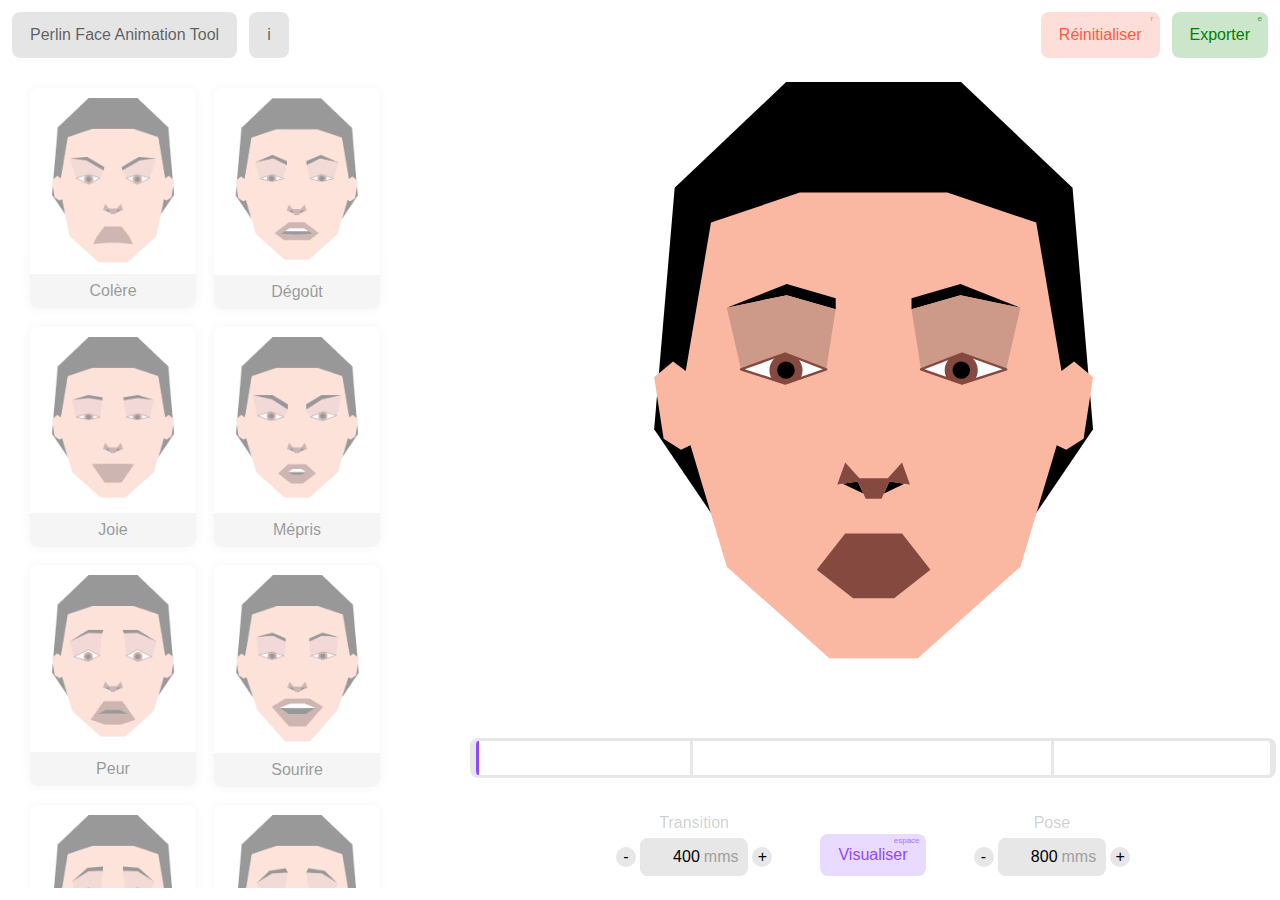
<file: v4/index.html>
<!DOCTYPE html>
<html lang="en">

<head>
    <meta charset="UTF-8">
    <meta name="viewport" content="width=device-width, initial-scale=1.0">
    <title>Visage Animé Perlin V4</title>
    <link rel="apple-touch-icon" sizes="152x152" href="../assets/favicon/apple-touch-icon.png">
    <link rel="icon" type="image/png" sizes="32x32" href="../assets/favicon/favicon-32x32.png">
    <link rel="icon" type="image/png" sizes="16x16" href="../assets/favicon/favicon-16x16.png">
    <link rel="manifest" href="../assets/favicon/site.webmanifest">
    <link rel="mask-icon" href="../assets/favicon/safari-pinned-tab.svg" color="#5bbad5">
    <link rel="shortcut icon" href="../assets/favicon/favicon.ico">
    <meta name="msapplication-TileColor" content="#da532c">
    <meta name="msapplication-config" content="assets/favicon/browserconfig.xml">
    <meta name="theme-color" content="#ffffff">
    <link rel="stylesheet" href="assets/css/style.css">
    <link rel="stylesheet" href="assets/css/utility.css">
    <script src="assets/js/anime.min.js"></script>
</head>

<body>

    <div class="main">
        <div class="header">
            <div>
                <button class="btnNone">Perlin Face Animation Tool</button>
                <button id="btnInfo" onclick="showInfoScreen()">i</button>
            </div>

            <div>
                <button id="resetBtn" class="btnRed" onclick="showResetScreen()">Réinitialiser <span>r</span></button>
                <button id="exportBtn" class="btnGreen" onclick="showExportScreen()">Exporter <span>e</span></button>
            </div>
        </div>

        <div class="content">
            <div class="gallery panel">
                <div class="galleryFace" data-expresion="Colere">
                    <img src="assets/images/colere.png" alt="">
                    <span>Colère</span>
                </div>

                <div class="galleryFace" data-expresion="Degout">
                    <img src="assets/images/degout.png" alt="">
                    <span>Dégoût</span>
                </div>

                <div class="galleryFace" data-expresion="Joie">
                    <img src="assets/images/joie.png" alt="">
                    <span>Joie</span>
                </div>

                <div class="galleryFace" data-expresion="Mepris">
                    <img src="assets/images/mepris.png" alt="">
                    <span>Mépris</span>
                </div>

                <div class="galleryFace" data-expresion="Peur">
                    <img src="assets/images/peur.png" alt="">
                    <span>Peur</span>
                </div>
                <div class="galleryFace" data-expresion="Sourire">
                    <img src="assets/images/sourire.png" alt="">
                    <span>Sourire</span>
                </div>

                <div class="galleryFace" data-expresion="Surprise">
                    <img src="assets/images/surprise.png" alt="">
                    <span>Surprise</span>
                </div>

                <div class="galleryFace" data-expresion="Tristesse">
                    <img src="assets/images/tristesse.png" alt="">
                    <span>Tristesse</span>
                </div>

            </div>

            <div class="preview">
                <div id="face">
                    <svg
                         height="100%"
                         viewBox="0 0 300 400"
                         fill="none"
                         xmlns="http://www.w3.org/2000/svg">
                        <path id="cheveux"
                              fill-rule="evenodd"
                              clip-rule="evenodd"
                              d="M 276.5 67 L 205.88 0 L 95.12 0 L 24.5 67 L 11.5 220 L 47.5 273 L 253.5 273 L 289.5 220 L 276.5 67 Z" />
                    </svg>
                    <svg
                         height="100%"
                         viewBox="0 0 300 400 "
                         fill="none"
                         xmlns="http://www.w3.org/2000/svg">
                        <path id="visage"
                              fill-rule="evenodd"
                              clip-rule="evenodd"
                              d="M 277.5 177 L 269.5 183 L 253.5 89 L 197.23 70.06 L 103.77 70.06 L 47.5 89 L 31.5 183 L 23.5 177 L 11.5 187 L 17.5 226 L 28.5 233 L 34.5 230 L 57.5 307 L 122.5 365 L 178.5 365 L 243.5 307 L 266.5 230 L 272.5 233 L 283.5 226 L 289.5 187 L 277.5 177 Z" />
                    </svg>

                    <svg
                         height="100%"
                         viewBox="0 0 300 400 "
                         fill="none"
                         xmlns="http://www.w3.org/2000/svg">
                        <path id="sourcils"
                              fill-rule="evenodd"
                              clip-rule="evenodd"
                              d="M 57.5 143 L 95.5 135 L 126.5 144 L 126.5 137 L 95.5 128 L 57.5 143 Z M 205.5 128 L 174.5 137 L 174.5 144 L 205.5 135 L 243.5 143 L 205.5 128 Z M 130.92 254.47 L 143.98 260.65 L 140.5 253 L 130.92 254.47 Z M 160.5 253 L 157.02 260.65 L 170.08 254.47 L 160.5 253 Z" />
                    </svg>
                    <svg
                         height="100%"
                         viewBox="0 0 300 400 "
                         fill="none"
                         xmlns="http://www.w3.org/2000/svg">
                        <path id="nez"
                              fill-rule="evenodd"
                              clip-rule="evenodd"
                              d="M 168.5 241 L 159.5 251 L 141.5 251 L 132.5 241 L 127.5 255 L 140.5 253 L 145.5 264 L 155.5 264 L 160.5 253 L 173.5 255 L 168.5 241 Z" />
                    </svg>
                    <svg
                         height="100%"
                         viewBox="0 0 300 400 "
                         fill="none"
                         xmlns="http://www.w3.org/2000/svg">
                        <path id="blanc"
                              fill-rule="evenodd"
                              clip-rule="evenodd"
                              d="M 66.5 182 L 94.5 191 L 120.5 182 L 94.5 172 L 66.5 182 Z M 206.5 172 L 180.5 182 L 206.5 191 L 234.5 182 L 206.5 172 Z" />
                    </svg>
                    <svg
                         height="100%"
                         viewBox="0 0 300 400 "
                         fill="none"
                         xmlns="http://www.w3.org/2000/svg">
                        <path id="gorge"
                              fill-rule="evenodd"
                              clip-rule="evenodd"
                              d="M 164.5 297 L 136.5 297 L 122.5 307 L 134.5 319 L 166.5 319 L 178.5 307 L 164.5 297 Z" />
                    </svg>
                    <svg
                         height="100%"
                         viewBox="0 0 300 400 "
                         fill="none"
                         xmlns="http://www.w3.org/2000/svg">
                        <path id="dents"
                              fill-rule="evenodd"
                              clip-rule="evenodd"
                              d="M 164.5 297 L 136.5 297 L 131.42 303.54 L 169.58 303.54 L 164.5 297 Z" />
                    </svg>
                    <svg
                         height="100%"
                         viewBox="0 0 300 400 "
                         fill="none"
                         xmlns="http://www.w3.org/2000/svg">
                        <path id="iris"
                              fill-rule="evenodd"
                              clip-rule="evenodd"
                              d="M 95 172 C 92.216 172 89.544 173.107 87.575 175.075 C 85.607 177.044 84.5 179.716 84.5 182.5 C 84.5 185.284 85.607 187.956 87.575 189.925 C 89.544 191.893 92.216 193 95 193 C 97.784 193 100.456 191.893 102.425 189.925 C 104.393 187.956 105.5 185.284 105.5 182.5 C 105.5 179.716 104.393 177.044 102.425 175.075 C 100.456 173.107 97.784 172 95 172 Z M 206 172 C 203.216 172 200.544 173.107 198.575 175.075 C 196.607 177.044 195.5 179.716 195.5 182.5 C 195.5 185.284 196.607 187.956 198.575 189.925 C 200.544 191.893 203.216 193 206 193 C 208.784 193 211.456 191.893 213.425 189.925 C 215.393 187.956 216.5 185.284 216.5 182.5 C 216.5 179.716 215.393 177.044 213.425 175.075 C 211.456 173.107 208.784 172 206 172 Z" />
                    </svg>
                    <svg
                         height="100%"
                         viewBox="0 0 300 400 "
                         fill="none"
                         xmlns="http://www.w3.org/2000/svg">
                        <path id="pupille"
                              fill-rule="evenodd"
                              clip-rule="evenodd"
                              d="M 95 177 C 93.542 177 92.142 177.58 91.111 178.611 C 90.08 179.642 89.5 181.042 89.5 182.5 C 89.5 183.958 90.08 185.358 91.111 186.389 C 92.142 187.42 93.542 188 95 188 C 96.458 188 97.858 187.42 98.889 186.389 C 99.92 185.358 100.5 183.958 100.5 182.5 C 100.5 181.042 99.92 179.642 98.889 178.611 C 97.858 177.58 96.458 177 95 177 Z M 206 177 C 204.542 177 203.142 177.58 202.111 178.611 C 201.08 179.642 200.5 181.042 200.5 182.5 C 200.5 183.958 201.08 185.358 202.111 186.389 C 203.142 187.42 204.542 188 206 188 C 207.458 188 208.858 187.42 209.889 186.389 C 210.92 185.358 211.5 183.958 211.5 182.5 C 211.5 181.042 210.92 179.642 209.889 178.611 C 208.858 177.58 207.458 177 206 177 Z" />
                    </svg>
                    <svg
                         height="100%"
                         viewBox="0 0 300 400 "
                         fill="none"
                         xmlns="http://www.w3.org/2000/svg">
                        <path id="cacheOeil"
                              fill-rule="evenodd"
                              clip-rule="evenodd"
                              d="M 59.01 206.66 L 129.01 206.66 L 129.01 156.66 L 59.01 156.66 L 59.01 206.66 Z M 94.5 172 L 120.5 182 L 94.5 191 L 66.5 182 L 94.5 172 Z M 171.99 156.66 L 171.99 206.66 L 241.99 206.66 L 241.99 156.66 L 171.99 156.66 Z M 206.5 191 L 180.5 182 L 206.5 172 L 234.5 182 L 206.5 191 Z" />
                    </svg>
                    <svg
                         height="100%"
                         viewBox="0 0 300 400 "
                         fill="none"
                         xmlns="http://www.w3.org/2000/svg">
                        <path id="ombreSourcil"
                              fill-rule="evenodd"
                              clip-rule="evenodd"
                              d="M 57.5 143 L 66.5 182 L 94.5 172 L 120.5 182 L 126.5 144 L 95.5 135 L 57.5 143 Z M 205.5 135 L 174.5 144 L 180.5 182 L 206.5 172 L 234.5 182 L 243.5 143 L 205.5 135 Z" />
                    </svg>
                    <svg
                         height="100%"
                         viewBox="0 0 300 400 "
                         fill="none"
                         xmlns="http://www.w3.org/2000/svg">
                        <path id="contourOeil"
                              fill-rule="evenodd"
                              clip-rule="evenodd"
                              d="M 94.5 191.75 C 94.42 191.75 94.35 191.74 94.27 191.71 L 66.27 182.71 C 65.96 182.61 65.75 182.33 65.75 182.01 C 65.75 181.69 65.95 181.4 66.25 181.29 L 94.25 171.29 C 94.42 171.23 94.6 171.23 94.77 171.29 L 120.77 181.29 C 121.06 181.4 121.26 181.69 121.25 182 C 121.24 182.31 121.04 182.59 120.75 182.7 L 94.75 191.7 C 94.67 191.73 94.59 191.74 94.5 191.74 Z M 68.83 181.96 L 94.49 190.21 L 118.31 181.96 L 94.49 172.8 L 68.83 181.96 Z M 206.5 191.75 C 206.42 191.75 206.33 191.74 206.25 191.71 L 180.25 182.71 C 179.95 182.61 179.75 182.33 179.75 182.01 C 179.75 181.69 179.94 181.41 180.23 181.3 L 206.23 171.3 C 206.4 171.24 206.58 171.23 206.75 171.3 L 234.75 181.3 C 235.05 181.41 235.25 181.7 235.25 182.02 C 235.25 182.34 235.04 182.62 234.73 182.72 L 206.73 191.72 C 206.66 191.74 206.58 191.76 206.5 191.76 Z M 182.69 181.96 L 206.51 190.21 L 232.17 181.96 L 206.51 172.8 L 182.69 181.96 Z" />
                    </svg>
                    <svg
                         height="100%"
                         viewBox="0 0 300 400 "
                         fill="none"
                         xmlns="http://www.w3.org/2000/svg">
                        <path id="levresHaut"
                              fill-rule="evenodd"
                              clip-rule="evenodd"
                              d="M 168.5 286 L 132.5 286 L 114.5 309 L 129.5 311 L 141.5 309 L 159.5 309 L 171.5 311 L 186.5 309 L 168.5 286 Z" />
                    </svg>

                    <svg
                         height="100%"
                         viewBox="0 0 300 400 "
                         fill="none"
                         xmlns="http://www.w3.org/2000/svg">
                        <path id="levresBas"
                              fill-rule="evenodd"
                              clip-rule="evenodd"
                              d="M 172.5 307 L 159.5 308 L 141.5 308 L 128.5 307 L 114.5 309 L 137.5 327 L 163.5 327 L 186.5 309 L 172.5 307 Z" />
                    </svg>

                </div>



                <div class="line">
                    <div class="transition1">
                        <div class="indicator" id="indicatorTrans1"></div>
                    </div>
                    <div class="pose">
                        <div class="indicator" id="indicatorPose"></div>

                    </div>
                    <div class="transition2">
                        <div class="indicator" id="indicatorTrans2"></div>
                    </div>
                </div>

                <div class="editor">

                    <div>
                        <div class="timeSelector">
                            <span>-</span>
                            <div><input type="number" name="durationTransition" id="durationTransition" value="400"> mms
                            </div>
                            <span>+</span>
                        </div>
                        Transition
                    </div>

                    <button class="btnViolet" id="playBtn" onclick="playAnimation()">Visualiser <span
                              class="expsosant">espace</span></button>

                    <div>
                        <div class="timeSelector">
                            <span>-</span>
                            <div><input type="number" name="durationPose" id="durationPose" value="800"> mms</div>
                            <span>+</span>
                        </div>
                        Pose
                    </div>



                </div>
            </div>


        </div>
    </div>

    <div id="exportScreen" class="floatingScreen">
        <div class="recapBlocs">
            <div>
                <span class="recapTitle">Emotion</span>
                <span id="actualExpression">-</span>
            </div>
            <div>
                <span class="recapTitle">Transition</span>
                <span id="durationTransitionRecap">XXX</span>
            </div>
            <div>
                <span class="recapTitle">Pose</span>
                <span id="durationPoseRecap">XXX</span>
            </div>
            <div>
                <span class="recapTitle">Durée totale</span>
                <span id="durationAllRecap">XXX</span>
            </div>
        </div>
        <div>
            <button class="btnViolet" id="escapeBtnExport" onclick="hideScreen()">
                Fermer <span>esc</span></button>
            <button class="btnGreen">Exporter <span>↵</span></button>
        </div>
    </div>

    <div id="resetScreen" class="floatingScreen">
        Êtes-vous sûr de vouloir recommencer?
        <div>
            <button class="btnViolet" id="escapeBtnReset" onclick="hideScreen()">
                Non <span>esc</span></button>
            <a href="" id="btnReload"><button class="btnRed">
                    Oui <span>↵</span></button></a>
        </div>
    </div>

    <div id="infoScreen" class="floatingScreen">
        <h2> 🤨 Visage Animé Perlin</h2>

        <div>
            <p>Ce projet...</p>
            <div>
                <u>Doctorant</u>
                <span>Nolwen Berton</span>
            </div>

            <div>
                <u>Tuteur</u>
                <span>Luc ...</span>
            </div>

            <div>
                <u>Dévélopement de l'outil web</u>
                <span>
                    <a href="">
                        Pablo Moreno</a>, reprennant le visage de <a href="">Ken Perlin</a></span>
            </div>

        </div>

        <button class="btnViolet" id="infoBtnReset" onclick="hideScreen()">
            Fermer</button>

    </div>



    <script src="assets/js/expressions.js"></script>
    <script src="assets/js/script.js"></script>

</body>

</html>
</file>
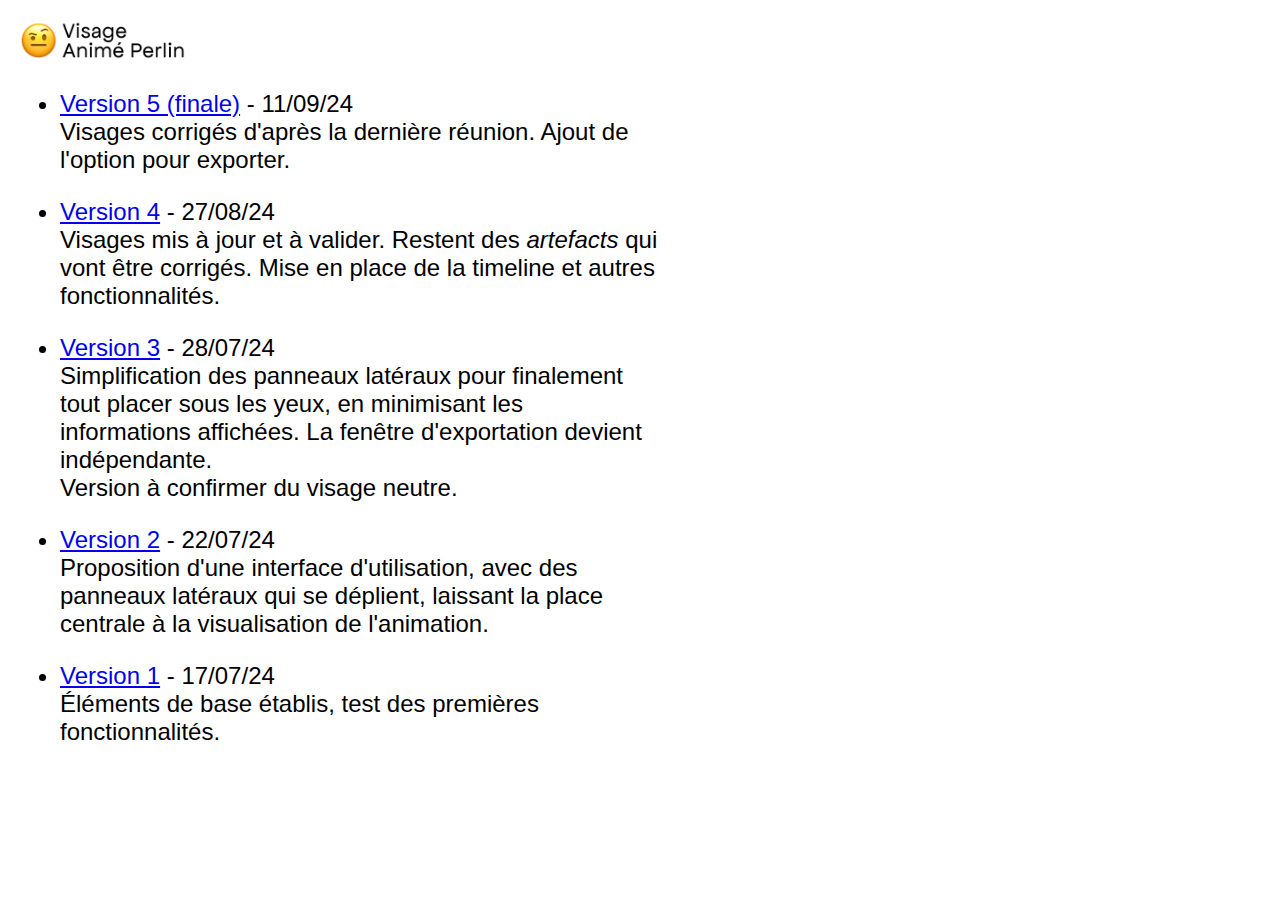
<file: versions/index.html>
<!DOCTYPE html>
<html lang="en">

<head>
    <meta charset="UTF-8">
    <meta name="viewport" content="width=device-width, initial-scale=1.0">
    <title>Visage Animé Perlin versions</title>

    <link rel="apple-touch-icon" sizes="152x152" href="../assets/favicon/apple-touch-icon.png">
    <link rel="icon" type="image/png" sizes="32x32" href="../assets/favicon/favicon-32x32.png">
    <link rel="icon" type="image/png" sizes="16x16" href="../assets/favicon/favicon-16x16.png">
    <link rel="manifest" href="../assets/favicon/site.webmanifest">
    <link rel="mask-icon" href="../assets/favicon/safari-pinned-tab.svg" color="#5bbad5">
    <link rel="shortcut icon" href="../assets/favicon/favicon.ico">
    <meta name="msapplication-TileColor" content="#da532c">
    <meta name="msapplication-config" content="assets/favicon/browserconfig.xml">
    <meta name="theme-color" content="#ffffff">

    <style>
        body {
            font-family: Arial, Helvetica, sans-serif;
            font-size: 1.5rem;
            margin: 20px;
        }

        p {
            margin-top: 0;
        }
    </style>
</head>

<body>
    <img src="../assets/icons/visage-anime.png" alt="" style="height: 40px;">


    <ul style="max-width: 600px;">

        <li><a href="../index.html">Version 5 (finale)</a> - 11/09/24
            <p>Visages corrigés d'après la dernière réunion. Ajout de l'option pour exporter.</p>
        </li>

        <li><a href="../v4/index.html">Version 4</a> - 27/08/24
            <p>Visages mis à jour et à valider. Restent des <i>artefacts</i> qui vont être corrigés. Mise en place de la
                timeline et autres fonctionnalités.</p>
        </li>

        <li><a href="../v3/index.html">Version 3</a> - 28/07/24
            <p>Simplification des panneaux latéraux pour finalement tout placer sous les yeux, en minimisant les
                informations affichées. La fenêtre d'exportation devient indépendante.<br>Version à confirmer du visage
                neutre.</p>
        </li>

        <li><a href="../v2/index.html">Version 2</a> - 22/07/24
            <p>Proposition d'une interface d'utilisation, avec des panneaux latéraux qui se déplient, laissant la place
                centrale à la visualisation de l'animation.</p>
        </li>

        <li><a href="../v1/index.html">Version 1</a> - 17/07/24
            <p>Éléments de base établis, test des premières fonctionnalités. </p>
        </li>
    </ul>

</body>

</html>
</file>
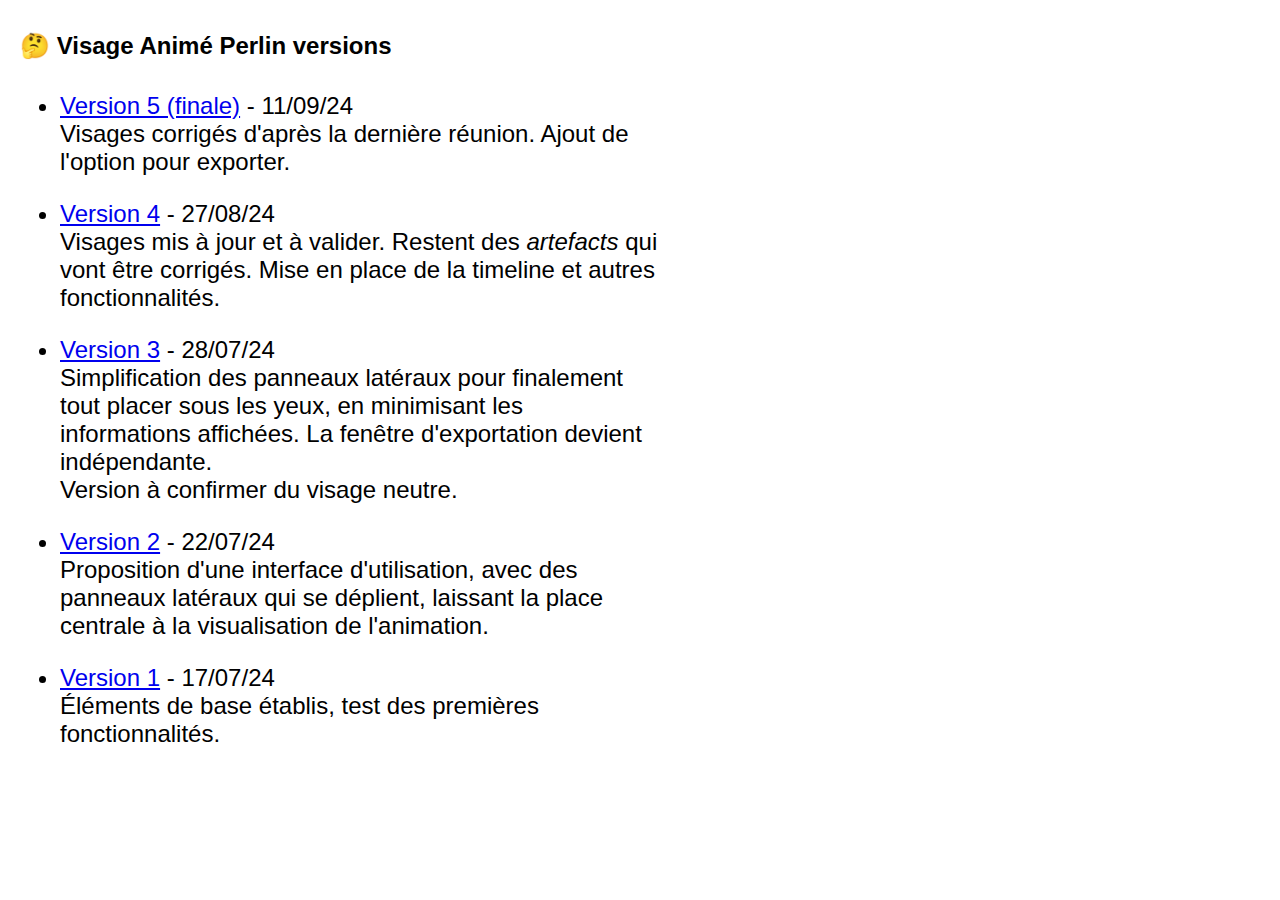
<file: versions.html>
<!DOCTYPE html>
<html lang="en">

<head>
    <meta charset="UTF-8">
    <meta name="viewport" content="width=device-width, initial-scale=1.0">
    <title>Visage Animé Perlin versions</title>

    <link rel="apple-touch-icon" sizes="152x152" href="../assets/favicon/apple-touch-icon.png">
    <link rel="icon" type="image/png" sizes="32x32" href="../assets/favicon/favicon-32x32.png">
    <link rel="icon" type="image/png" sizes="16x16" href="../assets/favicon/favicon-16x16.png">
    <link rel="manifest" href="../assets/favicon/site.webmanifest">
    <link rel="mask-icon" href="../assets/favicon/safari-pinned-tab.svg" color="#5bbad5">
    <link rel="shortcut icon" href="../assets/favicon/favicon.ico">
    <meta name="msapplication-TileColor" content="#da532c">
    <meta name="msapplication-config" content="assets/favicon/browserconfig.xml">
    <meta name="theme-color" content="#ffffff">

    <style>
        body {
            font-family: Arial, Helvetica, sans-serif;
            font-size: 1.5rem;
            margin: 20px;
        }

        p {
            margin-top: 0;
        }
    </style>
</head>

<body>
    <h4>🤔 Visage Animé Perlin versions</h4>

    <ul style="max-width: 600px;">

        <li><a href="index.html">Version 5 (finale)</a> - 11/09/24
            <p>Visages corrigés d'après la dernière réunion. Ajout de l'option pour exporter.</p>
        </li>

        <li><a href="v4/index.html">Version 4</a> - 27/08/24
            <p>Visages mis à jour et à valider. Restent des <i>artefacts</i> qui vont être corrigés. Mise en place de la
                timeline et autres fonctionnalités.</p>
        </li>

        <li><a href="v3/index.html">Version 3</a> - 28/07/24
            <p>Simplification des panneaux latéraux pour finalement tout placer sous les yeux, en minimisant les
                informations affichées. La fenêtre d'exportation devient indépendante.<br>Version à confirmer du visage
                neutre.</p>
        </li>

        <li><a href="v2/index.html">Version 2</a> - 22/07/24
            <p>Proposition d'une interface d'utilisation, avec des panneaux latéraux qui se déplient, laissant la place
                centrale à la visualisation de l'animation.</p>
        </li>

        <li><a href="v1/index.html">Version 1</a> - 17/07/24
            <p>Éléments de base établis, test des premières fonctionnalités. </p>
        </li>
    </ul>

</body>

</html>
</file>
<file: assets/css/style.css>
:root {

    --color-gray: #E7E7E7;

    --color-grey: hsla(0, 0%, 0%, 0.5);
    --color-grey-light: hsla(0, 0%, 0%, 0.2);

    --color-purple: hsla(264deg, 100%, 64%, 1);
    --color-purple-light: hsla(264deg, 100%, 64%, .2);

    --color-red: hsla(9deg, 97%, 62%, 1);
    --color-red-light: hsla(9deg, 97%, 62%, .2);

    --color-green: hsla(120deg, 100%, 25%, 1);
    --color-green-light: hsla(120deg, 100%, 25%, .2);

    --spacing: 12px;

    --border-big: 12px;
    --border-small: 8px;

    --shadow-soft: 0 0 10px hsla(0, 0%, 0%, 0.1);
    --shadow-hard: 0 0 10px hsla(0, 0%, 0%, 0.1);

    --blur-soft: blur(36px);


    --text-big: 24px;
    --text-normal: 16px;

    --trans-fast: .2s all ease-in-out;
    --trans-slow: .5s all ease-in-out;
}

body {
    background-color: #FFF;
    font-size: var(--text-normal);
    font-family: arial;

    margin: 0;
    overflow: hidden;
}

.bgGrey {
    background-color: hsla(0, 0%, 0%, 0.3);
}

#colorPicker {
    display: none;
}

svg {
    position: absolute;
}

a,
a:hover,
a:visited,
a:focus {
    color: inherit;
    text-decoration: none;
}

.main {
    height: 100vh;
    width: 100vw;

    display: flex;
    flex: auto;
    flex-direction: column;
}

.content {
    height: calc(100% - 70px);
    width: 100%;

    display: flex;
}

/* 🚧🚧🚧 FACE DESIGN 🚧🚧🚧 */
#cheveux,
#sourcils,
#pupille,
#gorge {
    fill: black;
}

#levresHaut,
#levresBas,
#iris,
#nez,
#contourOeil {
    fill: #85493f;
}

#ombreSourcil {
    fill: #cd9a89;
}

#oeil,
#dents,
#blanc {
    fill: white;
}

#visage,
#cacheOeil {
    fill: #fab8a2;
}

#face {
    height: 100%;
    aspect-ratio: 1;
    margin: auto;
    position: relative;

    display: flex;
    justify-content: center;
    transition: all ease-in-out .5s;
}

.changeFace {
    filter: blur(24px);

    transition: all ease-in-out .5s;
}

/* 🚧🚧🚧 BUTTONS 🚧🚧🚧 */
button {
    padding: 12px 18px;
    border-radius: var(--border-small);
    border-width: 0px;
    border-style: solid;
    font-weight: 400;
    position: relative;

    font-size: var(--text-normal);

    background-color: hsla(0, 0%, 0%, 0.1);
    border-color: hsla(0, 0%, 0%, 0.1);
    color: hsla(0, 0%, 0%, 0.6);
    transition: var(--trans-fast);

}

button:hover {
    cursor: pointer;
    background-color: hsla(0, 0%, 0%, 0.5);
    border-color: hsla(0, 0%, 0%, 0.5);
    color: white;
}

.active {
    filter: brightness(.6) !important;
}

button:active {
    filter: brightness(.6);
}

button>span {
    position: absolute;
    bottom: 2px;
    right: 6px;
    font-size: 60%;
    opacity: .7;
}

.btnNone {
    background-color: transparent !important;
    border-color: transparent !important;
    display: flex;
    align-items: center;
}

.btnNone img {
    height: 35px;
}


#btnInfo {
    /* aspect-ratio: 1; */
    width: auto;
    height: 100%;
}

.btnViolet {
    background-color: var(--color-purple-light);
    border-color: var(--color-purple);
    color: var(--color-purple);
    transition: var(--trans-fast);

}

.btnViolet:hover {
    background-color: var(--color-purple);
    color: white;
    transition: var(--trans-fast);
}

.btnPlaying {
    user-select: none !important;
    opacity: .5 !important;
    cursor: no-drop !important;
}

.btnRed {
    background-color: var(--color-red-light);
    border-color: var(--color-red);
    color: var(--color-red);
    transition: var(--trans-fast);
}

.btnRed:hover {
    background-color: var(--color-red);
    color: white;
    transition: var(--trans-fast);
}


.btnGreen {
    background-color: var(--color-green-light);
    border-color: var(--color-green);
    color: var(--color-green);
    transition: var(--trans-fast);
}

.btnGreen:hover {
    background-color: var(--color-green);
    color: white;
    transition: var(--trans-fast);
}


.btnGrey {
    background-color: var(--color-grey-light);
    border-color: var(--color-grey);
    color: var(--color-black);
    transition: var(--trans-fast);
}

.btnGrey:hover {
    background-color: var(--color-grey);
    color: white;
    transition: var(--trans-fast);
}


/* 🚧🚧🚧 HEADER PANEL 🚧🚧🚧 */
.header {
    width: 100vw;
    height: 70px;
    padding: var(--spacing);
    font-size: var(--text-normal) !important;

    display: flex;
    justify-content: space-between;
    box-sizing: border-box;
}

.header>div {
    display: flex;
    gap: var(--spacing);
}

.header button:hover img,
.btnViolet:hover img {
    filter: invert(98%) sepia(0%) saturate(7466%) hue-rotate(112deg) brightness(119%) contrast(107%) !important;
}


/* 🚧🚧🚧 PREVIEW PANEL 🚧🚧🚧 */
.preview {
    display: flex;
    flex-direction: column;

    width: 100%;
    /*! width: calc(100% - 350px - calc(var(--spacing)*4)); */
    margin: var(--spacing) 0;
    /*! height: 100%; */
    justify-content: space-between;

    gap: calc(var(--spacing)*2);
    align-items: center;
}



.faces {
    display: flex;
    justify-content: center;
    align-items: end;
    gap: var(--spacing);
    height: 70%;
    width: 100%;
}

.line {
    height: 2px;
    width: 80%;
    display: flex;
    box-sizing: border-box;
    background-color: rgb(159, 159, 159);
    margin: 0 50px;
    position: relative;
}

.dot {
    height: 100%;
    width: 100%;
    box-sizing: border-box;
    position: absolute;
    height: 15px;
    width: 5px;
    background-color: var(--color-purple);
    /* border-radius: 999px; */
    top: 50%;
    left: 0;
    transform: translate(-50%, -50%);
}


.editor {
    display: flex;
    gap: calc(var(--spacing)*4);
    /*! align-items: end; */
    padding: var(--spacing);
    height: fit-content;
    font-size: var(--text-normal);
    width: 100%;
    justify-content: center;
    box-sizing: border-box;

}


.editor>div {
    display: flex;
    flex-direction: column-reverse;
    align-items: center;
    gap: 6px;
}

.timeSelector {
    display: flex;
    justify-content: center;
    align-items: center;
    gap: 4px;
    color: black;
}

.timeSelector span {
    background-color: var(--color-gray);
    border-radius: 999px;
    height: 100%;
    width: 20px;
    aspect-ratio: 1/1;
    display: flex;
    justify-content: center;
    align-items: center;
    font-size: var(--text-bi);
}

.timeSelector div {
    background-color: var(--color-gray);
    display: flex;
    justify-content: center;
    align-items: center;

    border-radius: var(--border-small);
    padding: 0 10px 0 0;
    overflow: hidden;

    color: rgb(159, 159, 159);
}

.timeSelector input {
    border: none;
    width: 50px;
    padding: 10px 4px 10px 10px;
    font-size: var(--text-normal);
    text-align: end;
    background-color: var(--color-gray);
}


/* 🚧🚧🚧 SIDES PANEL 🚧🚧🚧 */
.panel {
    width: 350px;
    margin: calc(var(--spacing)*1);
    z-index: 99;
    min-width: 350px;
    margin-top: 0;
}

/* 🚧🚧🚧 GALLERY PANEL 🚧🚧🚧 */

.gallery {
    bottom: 0;
    left: 0;
    display: grid;
    grid-template-columns: repeat(3, 1fr);
    gap: 3px;
    align-content: start;
    transition: var(--trans-fast);
    overflow: scroll;
}

.gallery:hover {
    transform: translateX(0);
    transition: var(--trans-fast);
}

.galleryFace {
    display: flex;
    flex-direction: column;
    height: fit-content;
    opacity: .4;
    padding-top: 10px;
    background-color: white;
    align-items: center;
    justify-content: center;
    border-radius: var(--border-small);
}

.galleryFace:hover {
    cursor: pointer;
    opacity: 1;
}

.selectedFace {
    opacity: 1;
    border: 2px solid var(--color-purple);
    border-radius: var(--border-small);

}

.gallery>div>img {
    width: 80%;
    /*! border-radius: var(--border-small) var(--border-small) 0 0; */
    /*! padding: var(--spacing); */
}

.gallery>div>span {
    background-color: var(--color-gray);
    text-align: center;
    height: 100%;
    padding: 6px;
    width: 100%;
    box-sizing: border-box;

    border-radius: 0 0 var(--border-small) var(--border-small);

}


/* 🚧🚧🚧 RECAP PANEL 🚧🚧🚧 */



.recapBlocs {
    gap: var(--spacing) !important;
    display: flex;
    width: fit-content;
}

.recapBlocs div {
    display: flex;
    flex-direction: column;
    align-items: center;
    gap: var(--spacing);
    justify-content: center;
}

.recapBlocs>div>span:nth-child(2) {
    padding: var(--spacing);
    border-radius: var(--border-small);
    background-color: var(--color-gray);

}

.recapTitle {
    font-size: var(--text-normal) !important;
    opacity: .8;
}

.recapBlocs span {
    font-size: var(--text-big);
}

#actualExpression {
    text-transform: capitalize;
}


.floatingScreen {

    top: 0;
    left: 0;
    height: 100%;
    width: 100%;

    display: none;
    flex-direction: column;
    justify-content: center;
    gap: calc(var(--spacing)*1.5);
    box-sizing: border-box;
    align-content: center;

    transition: var(--trans-fast);

    z-index: 999;



    position: fixed;
    background-color: rgba(255, 255, 255, 0.471);
    backdrop-filter: var(--blur-soft);
    align-items: center;
}


.floatingScreen>div {
    display: flex;
    gap: calc(var(--spacing)*1.5);
}

#infoScreen p {
    padding: 0;
    color: black;
}

#infoScreen>div {
    text-align: left;
    display: flex;
    flex-direction: column;
    width: 500px;
    padding: var(--spacing);
    color: var(--color-grey);
}

#infoScreen>div>div {
    font-size: 80%;
    display: flex;
    flex-direction: column;
    gap: 3px;
}

#infoScreen a {
    text-decoration: underline !important;
}


#infoScreen a:hover {
    text-decoration: none !important;
}



.notifExport {
    position: fixed;
    top: 0;
    left: 50vw;
    transform: translate(-50%, -100%);
    background-color: var(--color-gray);
    box-shadow: 0 0 10px hsla(0, 0%, 0%, 0.1);
    transition: all ease-in-out var(--trans-slow);

}

.notifShow {
    animation: downNotif 3s;
}

@keyframes downNotif {
    0% {
        top: 0;
        transform: translate(-50%, -100%);
    }

    40% {
        top: var(--spacing);
        transform: translate(-50%, 0%);
    }

    90% {
        top: var(--spacing);
        transform: translate(-50%, 0%);
    }

    100% {
        top: 0;
        transform: translate(-50%, -100%);
    }
}

.no-phone {
    position: fixed;
    background-color: rgba(255, 255, 255, 0.471);
    backdrop-filter: var(--blur-soft);
    height: 100vh;
    width: 100vw;
    z-index: 999;
    top: 0;
    left: 0;
    display: flex;
    flex-direction: column;
    align-items: center;
    justify-content: center;
    color: var(--color-grey);
    gap: 20px;
    font-size: 1.5rem;
    text-align: center;

}

@media (min-width: 1000px) {
    .no-phone {
        display: none;
    }
}
</file>
<file: assets/css/utility.css>
/* Chrome, Safari, Edge, Opera */
input::-webkit-outer-spin-button,
input::-webkit-inner-spin-button {
    -webkit-appearance: none;
    margin: 0;
}

/* Firefox */
input[type=number] {
    -moz-appearance: textfield;
}

textarea:focus,
input:focus {
    outline: none;
}

.hidden {
    display: none;
}

#timer {
    position: fixed;
    top: 50%;
    left: 50%;
    font-size: 8rem;
    font-weight: 900;
    transform: translate(-50%, -50%);
    color: white;

    display: none;

    z-index: 999;
}
</file>
<file: v1/style.css>
body {
    background-color: azure;
    font-size: 12px;
    font-family: monospace;
}

svg {
    position: absolute;
}

#face {
    height: 500px;
    width: 500px;
    margin: auto;
    position: relative;
}

.cheveux,
.nez,
.sourcils,
.palais,
.pupille {
    fill: black;
}

.levres,
.iris {
    fill: #85493f;
}

.oeil,
.dents {
    fill: white;
}

.visage {
    fill: #fab8a2;
}

.info {
    position: fixed;
    bottom: 0;
    left: 0;
    background-color: gainsboro;
    color: black;
    display: flex;
    justify-content: space-between;
    align-items: center;
    padding: 8px;
    box-sizing: border-box;
    width: 100vw;
    height: fit-content;
}

input {
    width: 70px;
}
</file>
<file: v2/assets/css/style.css>
:root {

    --color-gray: #E7E7E7;

    --color-purple: hsla(264deg, 100%, 64%, 1);
    --color-purple-light: hsla(264deg, 100%, 64%, .2);

    --color-red: hsla(9deg, 97%, 62%, 1);
    --color-red-light: hsla(9deg, 97%, 62%, .2);

    --color-green: hsla(120deg, 100%, 25%, 1);
    --color-green-light: hsla(120deg, 100%, 25%, .2);

    --color-blue: hsla(198deg, 76%, 52%, 1);
    --color-blue-light: hsla(198deg, 76%, 52%, .2);

    --spacing: 12px;

    --border-big: 12px;
    --border-small: 8px;

    --shadow-soft: 0 0 10px hsla(0, 0%, 0%, 0.1);
    --shadow-hard: 0 0 10px hsla(0, 0%, 0%, 0.3);

    --blur-soft: blur(24px);


    --text-big: 24px;
    --text-normal: 16px;

    --trans-fast: .3s all ease-in-out;
}

body {
    background-color: #E7E7E7;
    font-size: var(--text-normal);
    font-family: arial;

    margin: 0;
    overflow: hidden;
}

svg {
    position: absolute;
}

a,
a:hover,
a:visited,
a:focus {
    color: inherit;
    text-decoration: none;
}

.main {
    height: 100vh;
    width: 100vw;

    display: flex;
    flex: auto;
    flex-direction: column;
}

/* 🚧🚧🚧 FACE DESIGN 🚧🚧🚧 */
.cheveux,
.nez,
.sourcils,
.palais,
.pupille {
    fill: black;
}

.levres,
.iris {
    fill: #85493f;
}

.oeil,
.dents {
    fill: white;
}

.visage {
    fill: #fab8a2;
}

#face {
    height: 100%;
    aspect-ratio: 1;
    margin: auto;
    position: relative;

    display: flex;
    justify-content: center;
}

/* 🚧🚧🚧 BUTTONS 🚧🚧🚧 */
button {
    padding: 10px 12px;
    border-radius: var(--border-small);
    border-width: 0px;
    border-style: solid;
    font-weight: 400;

    font-size: var(--text-normal);

    background-color: hsla(0, 0%, 0%, 0.1);
    border-color: hsla(0, 0%, 0%, 0.1);
    color: hsla(0, 0%, 0%, 0.6);
    transition: var(--trans-fast);

}

button:hover {
    cursor: pointer;
    background-color: hsla(0, 0%, 0%, 0.5);
    border-color: hsla(0, 0%, 0%, 0.5);
    color: white;
}

.btnNone {
    background-color: hsla(0, 0%, 0%, 0.1) !important;
    border-color: hsla(0, 0%, 0%, 0.1) !important;
}

.btnNone:hover {
    cursor: inherit;
    color: hsla(0, 0%, 0%, 0.6);
}

#btnInfo {
    /* aspect-ratio: 1; */
    width: auto;
    height: 100%;
}

.btnBig {
    padding: 20px;
    font-size: var(--text-normal);
}

.btnViolet {
    background-color: var(--color-purple-light);
    border-color: var(--color-purple);
    color: var(--color-purple);
    transition: var(--trans-fast);
}

.btnViolet:hover {
    background-color: var(--color-purple);
    color: white;
    transition: var(--trans-fast);
}

.btnRed {
    background-color: var(--color-red-light);
    border-color: var(--color-red);
    color: var(--color-red);
    transition: var(--trans-fast);
}

.btnRed:hover {
    background-color: var(--color-red);
    color: white;
    transition: var(--trans-fast);
}


.btnGreen {
    background-color: var(--color-green-light);
    border-color: var(--color-green);
    color: var(--color-green);
    transition: var(--trans-fast);
}

.btnGreen:hover {
    background-color: var(--color-green);
    color: white;
    transition: var(--trans-fast);
}


.btnBlue {
    background-color: var(--color-blue-light);
    border-color: var(--color-blue);
    color: var(--color-blue);
    transition: var(--trans-fast);
}

.btnBlue:hover {
    background-color: var(--color-blue);
    color: white;
    transition: var(--trans-fast);
}


/* 🚧🚧🚧 HEADER PANEL 🚧🚧🚧 */
.header {
    width: 100vw;
    height: fit-content;
    padding: var(--spacing);
    font-size: var(--text-normal) !important;

    display: flex;
    justify-content: space-between;
    box-sizing: border-box;
}

.header>div {
    display: flex;
    gap: var(--spacing);
}


/* 🚧🚧🚧 PREVIEW PANEL 🚧🚧🚧 */
.preview {
    display: flex;
    flex-direction: column;

    width: 80%;
    /* width: calc(100% - 700px - calc(var(--spacing)*6)); */
    margin: 50px auto;
    height: 100%;
    justify-content: space-between;

    gap: calc(var(--spacing)*2);
    align-items: center;
}

.faces {
    display: flex;
    justify-content: center;
    align-items: end;
    gap: var(--spacing);
    height: 70%;
    width: 100%;
}

.line {
    background-color: var(--color-blue-light);
    height: 50px;
    width: 100%;
}

.editor {
    display: flex;
    gap: calc(var(--spacing)*4);
    align-items: center;
    padding: var(--spacing);
    height: fit-content;
    font-size: var(--text-normal);
}


.editor>div {
    display: flex;
    flex-direction: column;
    align-items: center;
    gap: 12px;
}

.timeSelector {
    display: flex;
    justify-content: center;
    align-items: center;
    gap: 4px;
}

.timeSelector span {
    background-color: white;
    border-radius: 999px;
    height: 100%;
    width: 20px;
    aspect-ratio: 1/1;
    display: flex;
    justify-content: center;
    align-items: center;
    font-size: var(--text-bi);
}

.timeSelector div {
    background-color: white;
    display: flex;
    justify-content: center;
    align-items: center;

    border-radius: var(--border-small);
    padding: 0 10px 0 0;
    overflow: hidden;

    color: rgb(159, 159, 159)
}

.timeSelector input {
    border: none;
    width: 50px;
    padding: 10px 4px 10px 10px;
    font-size: var(--text-normal);
    text-align: end;
}


/* 🚧🚧🚧 SIDES PANEL 🚧🚧🚧 */
.panel {
    width: 350px;
    height: calc(100vh - 60px - calc(var(--spacing)*1.5));
    background-color: rgba(255, 255, 255, 0.471);
    backdrop-filter: var(--blur-soft);
    position: absolute;
    margin: calc(var(--spacing)*1);
    padding: calc(var(--spacing)*1.5);
    z-index: 99;
    border-radius: var(--border-big);
    box-shadow: var(--shadow-soft);
}

/* 🚧🚧🚧 GALLERY PANEL 🚧🚧🚧 */

.gallery {
    bottom: 0;
    left: 0;
    display: grid;
    grid-template-columns: repeat(2, 1fr);
    gap: var(--spacing);
    box-sizing: border-box;
    align-content: start;

    transform: translateX(calc(-100% + 50px));
    transition: var(--trans-fast);

    overflow: scroll;
}

.gallery:hover {
    transform: translateX(0);
    transition: var(--trans-fast);
}

.galleryFace {
    display: flex;
    flex-direction: column;
    height: fit-content;
    border-radius: var(--border-small);
    box-shadow: var(--shadow-hard);
    opacity: .4;
    padding-top: 10px;
    background-color: white;
}

.galleryFace:hover {
    cursor: pointer;
    opacity: 1;
}

.selectedFace {
    opacity: 1;
    border: 2px solid var(--color-purple);

}

.gallery>div>img {
    width: 100%;
    /*! border-radius: var(--border-small) var(--border-small) 0 0; */
}

.gallery>div>span {
    background-color: var(--color-gray);
    text-align: center;
    height: 100%;
    padding: 8px;
    border-radius: 0 0 var(--border-small) var(--border-small);
}


/* 🚧🚧🚧 RECAP PANEL 🚧🚧🚧 */
.recap {
    bottom: 0;
    right: 0;
    display: flex;
    flex-direction: column;
    justify-content: space-between;
    gap: var(--spacing);
    box-sizing: border-box;
    align-content: start;

    transform: translateX(calc(100% - 50px));
    transition: var(--trans-fast);

}

.recap:hover {
    transform: translateX(0);
    transition: var(--trans-fast);
}


.recapBlocs {
    gap: var(--spacing);
    display: flex;
    flex-direction: column;
}

.recapBlocs div {
    background-color: var(--color-gray);
    display: flex;
    flex-direction: column;
    align-items: center;
    border-radius: var(--border-small);
    gap: var(--spacing);
    justify-content: center;
    padding: var(--spacing);
}

.recapTitle {
    font-size: var(--text-normal) !important;
}

.recapBlocs span {
    font-size: var(--text-big);
}
</file>
<file: v2/assets/css/utility.css>
/* Chrome, Safari, Edge, Opera */
input::-webkit-outer-spin-button,
input::-webkit-inner-spin-button {
    -webkit-appearance: none;
    margin: 0;
}

/* Firefox */
input[type=number] {
    -moz-appearance: textfield;
}

textarea:focus,
input:focus {
    outline: none;
}
</file>
<file: v3/assets/css/style.css>
:root {

    --color-gray: #E7E7E7;

    --color-grey: hsla(0, 0%, 0%, 0.5);
    --color-grey-light: hsla(0, 0%, 0%, 0.2);

    --color-purple: hsla(264deg, 100%, 64%, 1);
    --color-purple-light: hsla(264deg, 100%, 64%, .2);

    --color-red: hsla(9deg, 97%, 62%, 1);
    --color-red-light: hsla(9deg, 97%, 62%, .2);

    --color-green: hsla(120deg, 100%, 25%, 1);
    --color-green-light: hsla(120deg, 100%, 25%, .2);

    --spacing: 12px;

    --border-big: 12px;
    --border-small: 8px;

    --shadow-soft: 0 0 10px hsla(0, 0%, 0%, 0.1);
    --shadow-hard: 0 0 10px hsla(0, 0%, 0%, 0.1);

    --blur-soft: blur(24px);


    --text-big: 24px;
    --text-normal: 16px;

    --trans-fast: .2s all ease-in-out;
    --trans-slow: .5s all ease-in-out;
}

body {
    background-color: #FFF;
    font-size: var(--text-normal);
    font-family: arial;

    margin: 0;
    overflow: hidden;
}

svg {
    position: absolute;
}

a,
a:hover,
a:visited,
a:focus {
    color: inherit;
    text-decoration: none;
}

.main {
    height: 100vh;
    width: 100vw;

    display: flex;
    flex: auto;
    flex-direction: column;
}

.content {
    height: 100%;
    width: 100%;

    display: flex;
}

/* 🚧🚧🚧 FACE DESIGN 🚧🚧🚧 */
#cheveux,
#sourcils,
#palais,
#pupille,
#trousnez {
    fill: black;
}

#levres,
#iris,
#nez,
#contourOeil {
    fill: #85493f;
}

#oeil,
#dents,
#fondOeil {
    fill: white;
}

#visage,
#cacheOeil {
    fill: #fab8a2;
}

#face {
    height: 100%;
    aspect-ratio: 1;
    margin: auto;
    position: relative;

    display: flex;
    justify-content: center;
    transition: all ease-in-out .5s;
}

.changeFace {
    filter: blur(24px);

    transition: all ease-in-out .5s;
}

/* 🚧🚧🚧 BUTTONS 🚧🚧🚧 */
button {
    padding: 12px 18px;
    border-radius: var(--border-small);
    border-width: 0px;
    border-style: solid;
    font-weight: 400;
    position: relative;

    font-size: var(--text-normal);

    background-color: hsla(0, 0%, 0%, 0.1);
    border-color: hsla(0, 0%, 0%, 0.1);
    color: hsla(0, 0%, 0%, 0.6);
    transition: var(--trans-fast);

}

button:hover {
    cursor: pointer;
    background-color: hsla(0, 0%, 0%, 0.5);
    border-color: hsla(0, 0%, 0%, 0.5);
    color: white;
}

.active {
    filter: brightness(.6) !important;
}

button:active {
    filter: brightness(.6);
}

button>span {
    position: absolute;
    top: 2px;
    right: 6px;
    font-size: 50%;
    opacity: .7;
}

.btnNone {
    background-color: hsla(0, 0%, 0%, 0.1) !important;
    border-color: hsla(0, 0%, 0%, 0.1) !important;
}

.btnNone:hover {
    cursor: inherit;
    color: hsla(0, 0%, 0%, 0.6);
}

#btnInfo {
    /* aspect-ratio: 1; */
    width: auto;
    height: 100%;
}

.btnViolet {
    background-color: var(--color-purple-light);
    border-color: var(--color-purple);
    color: var(--color-purple);
    transition: var(--trans-fast);
}

.btnViolet:hover {
    background-color: var(--color-purple);
    color: white;
    transition: var(--trans-fast);
}

.btnRed {
    background-color: var(--color-red-light);
    border-color: var(--color-red);
    color: var(--color-red);
    transition: var(--trans-fast);
}

.btnRed:hover {
    background-color: var(--color-red);
    color: white;
    transition: var(--trans-fast);
}


.btnGreen {
    background-color: var(--color-green-light);
    border-color: var(--color-green);
    color: var(--color-green);
    transition: var(--trans-fast);
}

.btnGreen:hover {
    background-color: var(--color-green);
    color: white;
    transition: var(--trans-fast);
}


.btnGrey {
    background-color: var(--color-grey-light);
    border-color: var(--color-grey);
    color: var(--color-black);
    transition: var(--trans-fast);
}

.btnGrey:hover {
    background-color: var(--color-grey);
    color: white;
    transition: var(--trans-fast);
}


/* 🚧🚧🚧 HEADER PANEL 🚧🚧🚧 */
.header {
    width: 100vw;
    height: fit-content;
    padding: var(--spacing);
    font-size: var(--text-normal) !important;

    display: flex;
    justify-content: space-between;
    box-sizing: border-box;
}

.header>div {
    display: flex;
    gap: var(--spacing);
}


/* 🚧🚧🚧 PREVIEW PANEL 🚧🚧🚧 */
.preview {
    display: flex;
    flex-direction: column;

    width: 100%;
    /*! width: calc(100% - 350px - calc(var(--spacing)*4)); */
    margin: 50px;
    /*! height: 100%; */
    justify-content: space-between;

    gap: calc(var(--spacing)*2);
    align-items: center;
}



.faces {
    display: flex;
    justify-content: center;
    align-items: end;
    gap: var(--spacing);
    height: 70%;
    width: 100%;
}

.line {
    /* background-color: var(--color-purple-light); */
    height: 50px;
    width: 100%;
    display: flex;

    border: 3px solid var(--color-gray);
    border-radius: var(--border-small);
    border-right: 6px solid var(--color-gray);
    border-left: 6px solid var(--color-gray);
    box-sizing: border-box;
    /*! box-shadow: var(--shadow-soft); */
    overflow: hidden;
}

.line>div {
    height: 100%;
    width: 100%;
    box-sizing: border-box;
    position: relative;
}

.transition1 {
    border-right: 3px solid var(--color-gray);
    width: 30% !important;
    z-index: 12;
}

.pose {
    border-right: 3px solid var(--color-gray);
    width: 50% !important;
    z-index: 11;
}

.transition2 {
    width: 30% !important;
    z-index: 10;
}

.indicator {
    height: 100%;
    width: 3px;
    background-color: var(--color-purple);
    position: absolute;
    left: 0;
    transform: translateX(-100%);
}

#indicatorTrans1 {
    transform: translateX(0);

}

.editor {
    display: flex;
    gap: calc(var(--spacing)*4);
    align-items: end;
    padding: var(--spacing);
    height: fit-content;
    font-size: var(--text-normal);
}


.editor>div {
    display: flex;
    flex-direction: column-reverse;
    align-items: center;
    gap: 6px;
    color: var(--color-grey-light);
}

.timeSelector {
    display: flex;
    justify-content: center;
    align-items: center;
    gap: 4px;
    color: black;
}

.timeSelector span {
    background-color: var(--color-gray);
    border-radius: 999px;
    height: 100%;
    width: 20px;
    aspect-ratio: 1/1;
    display: flex;
    justify-content: center;
    align-items: center;
    font-size: var(--text-bi);
}

.timeSelector div {
    background-color: var(--color-gray);
    display: flex;
    justify-content: center;
    align-items: center;

    border-radius: var(--border-small);
    padding: 0 10px 0 0;
    overflow: hidden;

    color: rgb(159, 159, 159)
}

.timeSelector input {
    border: none;
    width: 50px;
    padding: 10px 4px 10px 10px;
    font-size: var(--text-normal);
    text-align: end;
    background-color: var(--color-gray);
}


/* 🚧🚧🚧 SIDES PANEL 🚧🚧🚧 */
.panel {
    width: 350px;
    /*! height: calc(100vh - 60px - calc(var(--spacing)*1.5)); */
    /*! background-color: rgba(255, 255, 255, 0.471); */
    /*! backdrop-filter: var(--blur-soft); */
    /* position: absolute; */
    margin: calc(var(--spacing)*1);
    padding: calc(var(--spacing)*1.5);
    z-index: 99;
    border-radius: var(--border-big);
    /*! box-shadow: var(--shadow-soft); */
    /*! border-right: 1px solid var(--color-red); */
    min-width: 350px;
    margin-top: 0;
}

/* 🚧🚧🚧 GALLERY PANEL 🚧🚧🚧 */

.gallery {
    bottom: 0;
    left: 0;
    display: grid;
    grid-template-columns: repeat(2, 1fr);
    gap: var(--spacing);
    box-sizing: border-box;
    align-content: start;

    /*! transform: translateX(calc(-100% + 50px)); */
    transition: var(--trans-fast);

    overflow: scroll;
}

.gallery:hover {
    transform: translateX(0);
    transition: var(--trans-fast);
}

.galleryFace {
    display: flex;
    flex-direction: column;
    height: fit-content;
    border-radius: var(--border-small);
    box-shadow: var(--shadow-hard);
    opacity: .4;
    padding-top: 10px;
    background-color: white;
}

.galleryFace:hover {
    cursor: pointer;
    opacity: 1;
}

.selectedFace {
    opacity: 1;
    border: 2px solid var(--color-purple);

}

.gallery>div>img {
    width: 100%;
    /*! border-radius: var(--border-small) var(--border-small) 0 0; */
}

.gallery>div>span {
    background-color: var(--color-gray);
    text-align: center;
    height: 100%;
    padding: 8px;
    border-radius: 0 0 var(--border-small) var(--border-small);
}


/* 🚧🚧🚧 RECAP PANEL 🚧🚧🚧 */



.recapBlocs {
    gap: var(--spacing) !important;
    display: flex;
    /*! flex-direction: column; */
    width: fit-content;
}

.recapBlocs div {
    background-color: var(--color-gray);
    display: flex;
    flex-direction: column;
    align-items: center;
    border-radius: var(--border-small);
    gap: var(--spacing);
    justify-content: center;
    padding: var(--spacing);
}

.recapTitle {
    font-size: var(--text-normal) !important;
}

.recapBlocs span {
    font-size: var(--text-big);
}

#actualExpression {
    text-transform: capitalize;
}


.floatingScreen {

    top: 0;
    left: 0;
    height: 100%;
    width: 100%;

    display: none;
    flex-direction: column;
    justify-content: center;
    gap: calc(var(--spacing)*1.5);
    box-sizing: border-box;
    align-content: center;

    transition: var(--trans-fast);

    z-index: 999;



    position: fixed;
    background-color: rgba(255, 255, 255, 0.471);
    backdrop-filter: var(--blur-soft);
    align-items: center;
}


.floatingScreen>div {
    display: flex;
    gap: calc(var(--spacing)*1.5);
}

#infoScreen p {
    padding: 0;
    color: black;
}

#infoScreen>div {
    text-align: left;
    display: flex;
    flex-direction: column;
    width: 350px;
    padding: var(--spacing);
    color: var(--color-grey);
}

#infoScreen>div>div {
    font-size: 80%;
    display: flex;
    flex-direction: column;
    gap: 3px;
}

#infoScreen>div>div a:hover {
    text-decoration: underline !important;
}

#infoScreen span {}
</file>
<file: v3/assets/css/utility.css>
/* Chrome, Safari, Edge, Opera */
input::-webkit-outer-spin-button,
input::-webkit-inner-spin-button {
    -webkit-appearance: none;
    margin: 0;
}

/* Firefox */
input[type=number] {
    -moz-appearance: textfield;
}

textarea:focus,
input:focus {
    outline: none;
}
</file>
<file: v4/assets/css/style.css>
:root {

    --color-gray: #E7E7E7;

    --color-grey: hsla(0, 0%, 0%, 0.5);
    --color-grey-light: hsla(0, 0%, 0%, 0.2);

    --color-purple: hsla(264deg, 100%, 64%, 1);
    --color-purple-light: hsla(264deg, 100%, 64%, .2);

    --color-red: hsla(9deg, 97%, 62%, 1);
    --color-red-light: hsla(9deg, 97%, 62%, .2);

    --color-green: hsla(120deg, 100%, 25%, 1);
    --color-green-light: hsla(120deg, 100%, 25%, .2);

    --spacing: 12px;

    --border-big: 12px;
    --border-small: 8px;

    --shadow-soft: 0 0 10px hsla(0, 0%, 0%, 0.1);
    --shadow-hard: 0 0 10px hsla(0, 0%, 0%, 0.1);

    --blur-soft: blur(24px);


    --text-big: 24px;
    --text-normal: 16px;

    --trans-fast: .2s all ease-in-out;
    --trans-slow: .5s all ease-in-out;
}

body {
    background-color: #FFF;
    font-size: var(--text-normal);
    font-family: arial;

    margin: 0;
    overflow: hidden;
}

svg {
    position: absolute;
}

a,
a:hover,
a:visited,
a:focus {
    color: inherit;
    text-decoration: none;
}

.main {
    height: 100vh;
    width: 100vw;

    display: flex;
    flex: auto;
    flex-direction: column;
}

.content {
    height: calc(100% - 70px);
    width: 100%;

    display: flex;
}

/* 🚧🚧🚧 FACE DESIGN 🚧🚧🚧 */
#cheveux,
#sourcils,
#pupille,
#gorge {
    fill: black;
}

#levresHaut,
#levresBas,
#iris,
#nez,
#contourOeil {
    fill: #85493f;
}

#ombreSourcil {
    fill: #cd9a89;
}

#oeil,
#dents,
#blanc {
    fill: white;
}

#visage,
#cacheOeil {
    fill: #fab8a2;
}

#face {
    height: 100%;
    aspect-ratio: 1;
    margin: auto;
    position: relative;

    display: flex;
    justify-content: center;
    transition: all ease-in-out .5s;
}

.changeFace {
    filter: blur(24px);

    transition: all ease-in-out .5s;
}

/* 🚧🚧🚧 BUTTONS 🚧🚧🚧 */
button {
    padding: 12px 18px;
    border-radius: var(--border-small);
    border-width: 0px;
    border-style: solid;
    font-weight: 400;
    position: relative;

    font-size: var(--text-normal);

    background-color: hsla(0, 0%, 0%, 0.1);
    border-color: hsla(0, 0%, 0%, 0.1);
    color: hsla(0, 0%, 0%, 0.6);
    transition: var(--trans-fast);

}

button:hover {
    cursor: pointer;
    background-color: hsla(0, 0%, 0%, 0.5);
    border-color: hsla(0, 0%, 0%, 0.5);
    color: white;
}

.active {
    filter: brightness(.6) !important;
}

button:active {
    filter: brightness(.6);
}

button>span {
    position: absolute;
    top: 2px;
    right: 6px;
    font-size: 50%;
    opacity: .7;
}

.btnNone {
    background-color: hsla(0, 0%, 0%, 0.1) !important;
    border-color: hsla(0, 0%, 0%, 0.1) !important;
}

.btnNone:hover {
    cursor: inherit;
    color: hsla(0, 0%, 0%, 0.6);
}

#btnInfo {
    /* aspect-ratio: 1; */
    width: auto;
    height: 100%;
}

.btnViolet {
    background-color: var(--color-purple-light);
    border-color: var(--color-purple);
    color: var(--color-purple);
    transition: var(--trans-fast);
}

.btnViolet:hover {
    background-color: var(--color-purple);
    color: white;
    transition: var(--trans-fast);
}

.btnRed {
    background-color: var(--color-red-light);
    border-color: var(--color-red);
    color: var(--color-red);
    transition: var(--trans-fast);
}

.btnRed:hover {
    background-color: var(--color-red);
    color: white;
    transition: var(--trans-fast);
}


.btnGreen {
    background-color: var(--color-green-light);
    border-color: var(--color-green);
    color: var(--color-green);
    transition: var(--trans-fast);
}

.btnGreen:hover {
    background-color: var(--color-green);
    color: white;
    transition: var(--trans-fast);
}


.btnGrey {
    background-color: var(--color-grey-light);
    border-color: var(--color-grey);
    color: var(--color-black);
    transition: var(--trans-fast);
}

.btnGrey:hover {
    background-color: var(--color-grey);
    color: white;
    transition: var(--trans-fast);
}


/* 🚧🚧🚧 HEADER PANEL 🚧🚧🚧 */
.header {
    width: 100vw;
    height: 70px;
    padding: var(--spacing);
    font-size: var(--text-normal) !important;

    display: flex;
    justify-content: space-between;
    box-sizing: border-box;
}

.header>div {
    display: flex;
    gap: var(--spacing);
}


/* 🚧🚧🚧 PREVIEW PANEL 🚧🚧🚧 */
.preview {
    display: flex;
    flex-direction: column;

    width: 100%;
    /*! width: calc(100% - 350px - calc(var(--spacing)*4)); */
    margin: var(--spacing) 60px;
    /*! height: 100%; */
    justify-content: space-between;

    gap: calc(var(--spacing)*2);
    align-items: center;
}



.faces {
    display: flex;
    justify-content: center;
    align-items: end;
    gap: var(--spacing);
    height: 70%;
    width: 100%;
}

.line {
    /* background-color: var(--color-purple-light); */
    height: 50px;
    width: 100%;
    display: flex;

    border: 3px solid var(--color-gray);
    border-radius: var(--border-small);
    border-right: 6px solid var(--color-gray);
    border-left: 6px solid var(--color-gray);
    box-sizing: border-box;
    /*! box-shadow: var(--shadow-soft); */
    overflow: hidden;
}

.line>div {
    height: 100%;
    width: 100%;
    box-sizing: border-box;
    position: relative;
}

.transition1 {
    border-right: 3px solid var(--color-gray);
    width: 30% !important;
    z-index: 12;
}

.pose {
    border-right: 3px solid var(--color-gray);
    width: 50% !important;
    z-index: 11;
}

.transition2 {
    width: 30% !important;
    z-index: 10;
}

.indicator {
    height: 100%;
    width: 3px;
    background-color: var(--color-purple);
    position: absolute;
    left: 0;
    transform: translateX(-100%);
}

#indicatorTrans1 {
    transform: translateX(0);

}

.editor {
    display: flex;
    gap: calc(var(--spacing)*4);
    align-items: end;
    padding: var(--spacing);
    height: fit-content;
    font-size: var(--text-normal);
}


.editor>div {
    display: flex;
    flex-direction: column-reverse;
    align-items: center;
    gap: 6px;
    color: var(--color-grey-light);
}

.timeSelector {
    display: flex;
    justify-content: center;
    align-items: center;
    gap: 4px;
    color: black;
}

.timeSelector span {
    background-color: var(--color-gray);
    border-radius: 999px;
    height: 100%;
    width: 20px;
    aspect-ratio: 1/1;
    display: flex;
    justify-content: center;
    align-items: center;
    font-size: var(--text-bi);
}

.timeSelector div {
    background-color: var(--color-gray);
    display: flex;
    justify-content: center;
    align-items: center;

    border-radius: var(--border-small);
    padding: 0 10px 0 0;
    overflow: hidden;

    color: rgb(159, 159, 159)
}

.timeSelector input {
    border: none;
    width: 50px;
    padding: 10px 4px 10px 10px;
    font-size: var(--text-normal);
    text-align: end;
    background-color: var(--color-gray);
}


/* 🚧🚧🚧 SIDES PANEL 🚧🚧🚧 */
.panel {
    width: 350px;
    /*! height: calc(100vh - 60px - calc(var(--spacing)*1.5)); */
    /*! background-color: rgba(255, 255, 255, 0.471); */
    /*! backdrop-filter: var(--blur-soft); */
    /* position: absolute; */
    margin: calc(var(--spacing)*1);
    padding: calc(var(--spacing)*1.5);
    z-index: 99;
    border-radius: var(--border-big);
    /*! box-shadow: var(--shadow-soft); */
    /*! border-right: 1px solid var(--color-red); */
    min-width: 350px;
    margin-top: 0;
}

/* 🚧🚧🚧 GALLERY PANEL 🚧🚧🚧 */

.gallery {
    bottom: 0;
    left: 0;
    display: grid;
    grid-template-columns: repeat(2, 1fr);
    gap: calc(var(--spacing)*1.5);
    /*! box-sizing: border-box; */
    align-content: start;

    /*! transform: translateX(calc(-100% + 50px)); */
    transition: var(--trans-fast);

    overflow: scroll;
}

.gallery:hover {
    transform: translateX(0);
    transition: var(--trans-fast);
}

.galleryFace {
    display: flex;
    flex-direction: column;
    height: fit-content;
    border-radius: var(--border-small);
    box-shadow: var(--shadow-hard);
    opacity: .4;
    padding-top: 10px;
    background-color: white;
    /*! padding: var(--spacing); */
    align-items: center;
    justify-content: center;
}

.galleryFace:hover {
    cursor: pointer;
    opacity: 1;
}

.selectedFace {
    opacity: 1;
    border: 2px solid var(--color-purple);

}

.gallery>div>img {
    width: 80%;
    /*! border-radius: var(--border-small) var(--border-small) 0 0; */
    /*! padding: var(--spacing); */
}

.gallery>div>span {
    background-color: var(--color-gray);
    text-align: center;
    height: 100%;
    padding: 8px;
    border-radius: 0 0 var(--border-small) var(--border-small);
    width: 100%;
    box-sizing: border-box;
}


/* 🚧🚧🚧 RECAP PANEL 🚧🚧🚧 */



.recapBlocs {
    gap: var(--spacing) !important;
    display: flex;
    /*! flex-direction: column; */
    width: fit-content;
}

.recapBlocs div {
    background-color: var(--color-gray);
    display: flex;
    flex-direction: column;
    align-items: center;
    border-radius: var(--border-small);
    gap: var(--spacing);
    justify-content: center;
    padding: var(--spacing);
}

.recapTitle {
    font-size: var(--text-normal) !important;
}

.recapBlocs span {
    font-size: var(--text-big);
}

#actualExpression {
    text-transform: capitalize;
}


.floatingScreen {

    top: 0;
    left: 0;
    height: 100%;
    width: 100%;

    display: none;
    flex-direction: column;
    justify-content: center;
    gap: calc(var(--spacing)*1.5);
    box-sizing: border-box;
    align-content: center;

    transition: var(--trans-fast);

    z-index: 999;



    position: fixed;
    background-color: rgba(255, 255, 255, 0.471);
    backdrop-filter: var(--blur-soft);
    align-items: center;
}


.floatingScreen>div {
    display: flex;
    gap: calc(var(--spacing)*1.5);
}

#infoScreen p {
    padding: 0;
    color: black;
}

#infoScreen>div {
    text-align: left;
    display: flex;
    flex-direction: column;
    width: 350px;
    padding: var(--spacing);
    color: var(--color-grey);
}

#infoScreen>div>div {
    font-size: 80%;
    display: flex;
    flex-direction: column;
    gap: 3px;
}

#infoScreen>div>div a:hover {
    text-decoration: underline !important;
}

#infoScreen span {}
</file>
<file: v4/assets/css/utility.css>
/* Chrome, Safari, Edge, Opera */
input::-webkit-outer-spin-button,
input::-webkit-inner-spin-button {
    -webkit-appearance: none;
    margin: 0;
}

/* Firefox */
input[type=number] {
    -moz-appearance: textfield;
}

textarea:focus,
input:focus {
    outline: none;
}
</file>
